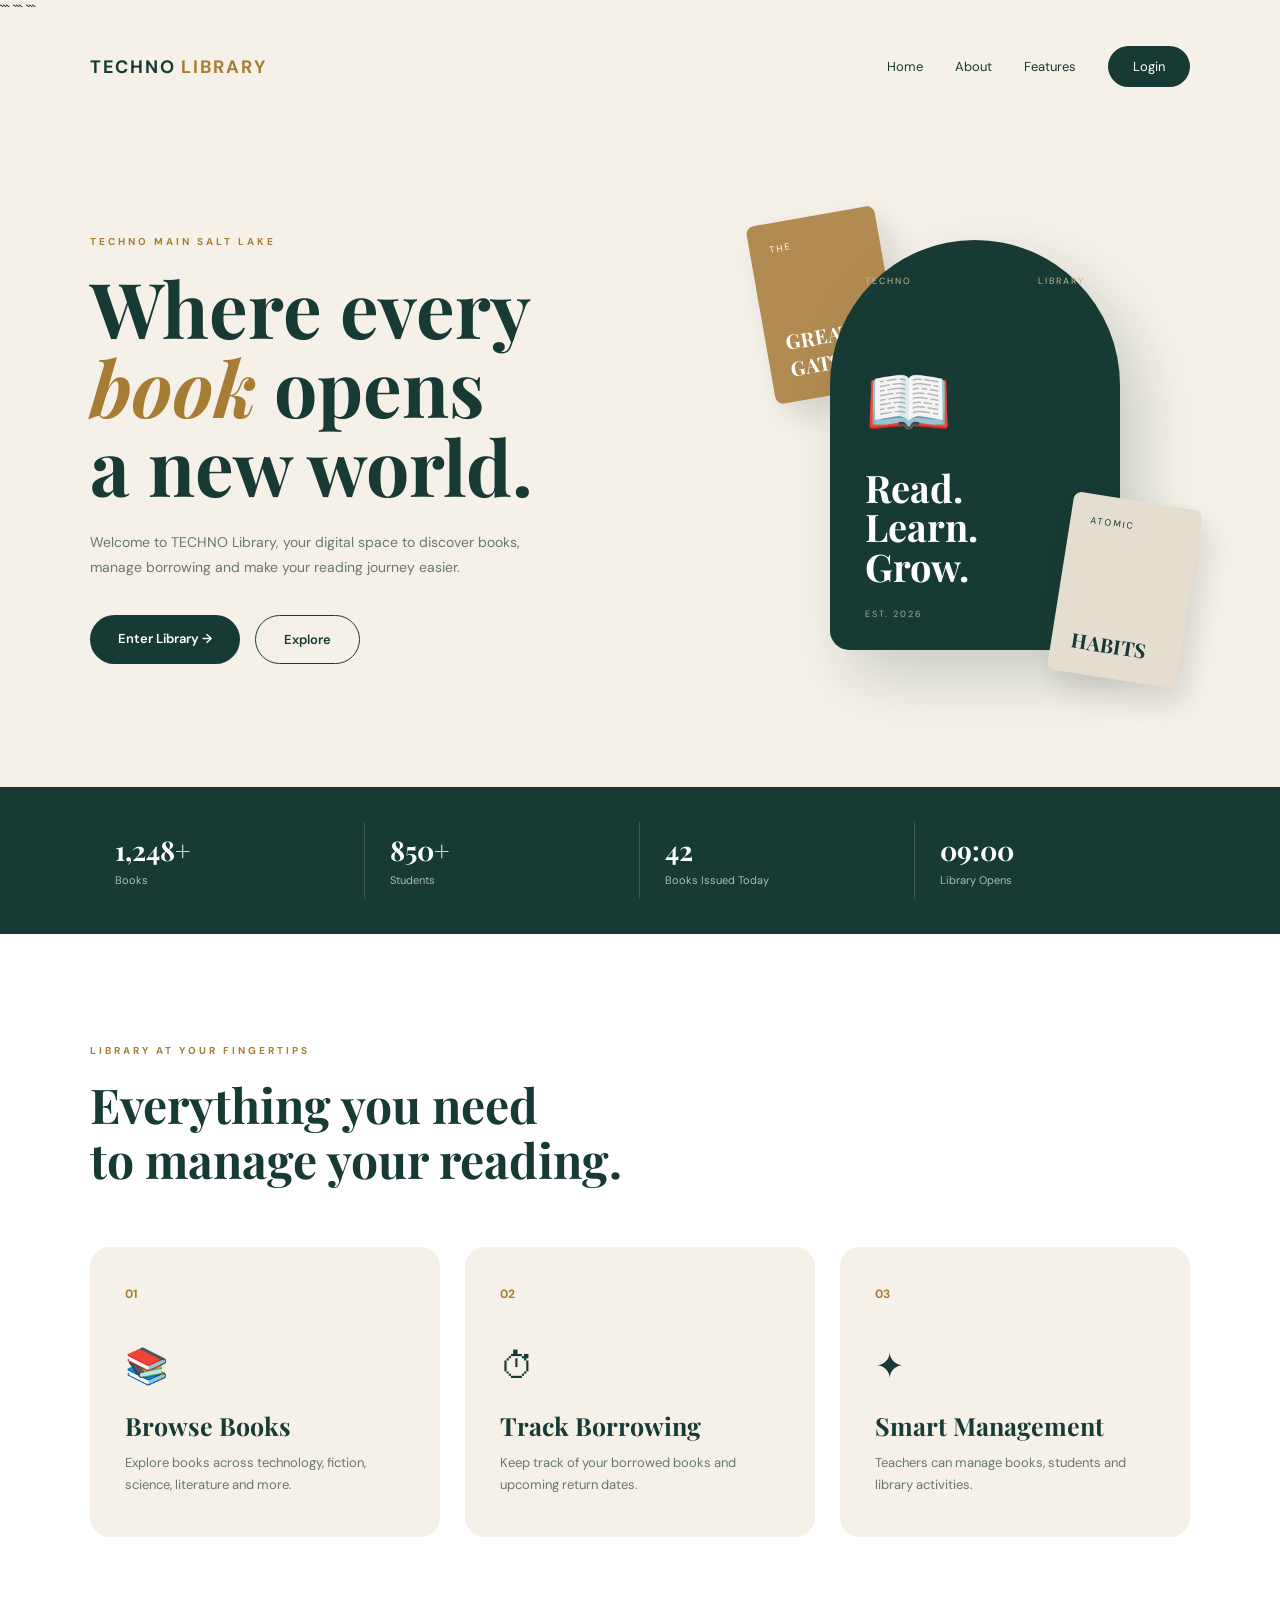
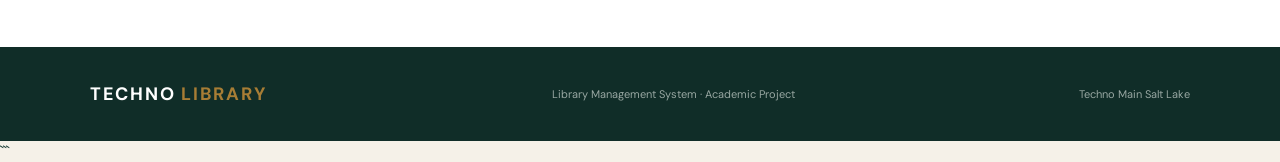
<file: index.html>
<!DOCTYPE html>

<html lang="en">

<head>
    <meta charset="UTF-8">
    <meta name="viewport" content="width=device-width, initial-scale=1.0">

```
<title>TECHNO Library | Library Management System</title>

<link rel="stylesheet" href="css/style.css">
```

</head>

<body>

```
<!-- NAVIGATION -->

<nav class="navbar">

    <div class="logo">
        TECHNO<span>LIBRARY</span>
    </div>

    <div class="nav-links">
        <a href="index.html">Home</a>
        <a href="about.html">About</a>
        <a href="#features">Features</a>
        <a href="login.html" class="login-btn">Login</a>
    </div>

</nav>


<!-- HERO SECTION -->

<section class="hero">

    <div class="hero-content">

        <p class="eyebrow">
            TECHNO MAIN SALT LAKE
        </p>

        <h1>
            Where every<br>
            <span>book</span> opens<br>
            a new world.
        </h1>

        <p class="hero-description">
            Welcome to TECHNO Library, your digital space
            to discover books, manage borrowing and
            make your reading journey easier.
        </p>

        <div class="hero-buttons">

            <a href="login.html" class="primary-btn">
                Enter Library →
            </a>

            <a href="#features" class="outline-btn">
                Explore
            </a>

        </div>

    </div>


    <!-- HERO VISUAL -->

    <div class="hero-visual">

        <div class="floating-book book-one">
            <span>THE</span>
            <strong>GREAT<br>GATSBY</strong>
        </div>

        <div class="library-card">

            <div class="card-top">
                <span>TECHNO</span>
                <span>LIBRARY</span>
            </div>

            <div class="card-icon">
                📖
            </div>

            <h2>
                Read.<br>
                Learn.<br>
                Grow.
            </h2>

            <div class="card-bottom">
                <span>EST. 2026</span>
                <span>TM</span>
            </div>

        </div>

        <div class="floating-book book-two">
            <span>ATOMIC</span>
            <strong>HABITS</strong>
        </div>

    </div>

</section>


<!-- STATS -->

<section class="stats">

    <div class="stat">
        <strong>1,248+</strong>
        <span>Books</span>
    </div>

    <div class="stat">
        <strong>850+</strong>
        <span>Students</span>
    </div>

    <div class="stat">
        <strong>42</strong>
        <span>Books Issued Today</span>
    </div>

    <div class="stat">
        <strong>09:00</strong>
        <span>Library Opens</span>
    </div>

</section>


<!-- FEATURES -->

<section class="features" id="features">

    <div class="section-heading">

        <p class="eyebrow">LIBRARY AT YOUR FINGERTIPS</p>

        <h2>
            Everything you need<br>
            to manage your reading.
        </h2>

    </div>


    <div class="feature-grid">

        <div class="feature-card">

            <span class="feature-number">01</span>

            <div class="feature-icon">📚</div>

            <h3>Browse Books</h3>

            <p>
                Explore books across technology,
                fiction, science, literature and more.
            </p>

        </div>


        <div class="feature-card">

            <span class="feature-number">02</span>

            <div class="feature-icon">⏱</div>

            <h3>Track Borrowing</h3>

            <p>
                Keep track of your borrowed books
                and upcoming return dates.
            </p>

        </div>


        <div class="feature-card">

            <span class="feature-number">03</span>

            <div class="feature-icon">✦</div>

            <h3>Smart Management</h3>

            <p>
                Teachers can manage books,
                students and library activities.
            </p>

        </div>

    </div>

</section>


<!-- FOOTER -->

<footer>

    <div class="logo">
        TECHNO<span>LIBRARY</span>
    </div>

    <p>
        Library Management System · Academic Project
    </p>

    <p>
        Techno Main Salt Lake
    </p>

</footer>
```

</body>

</html>
</file>
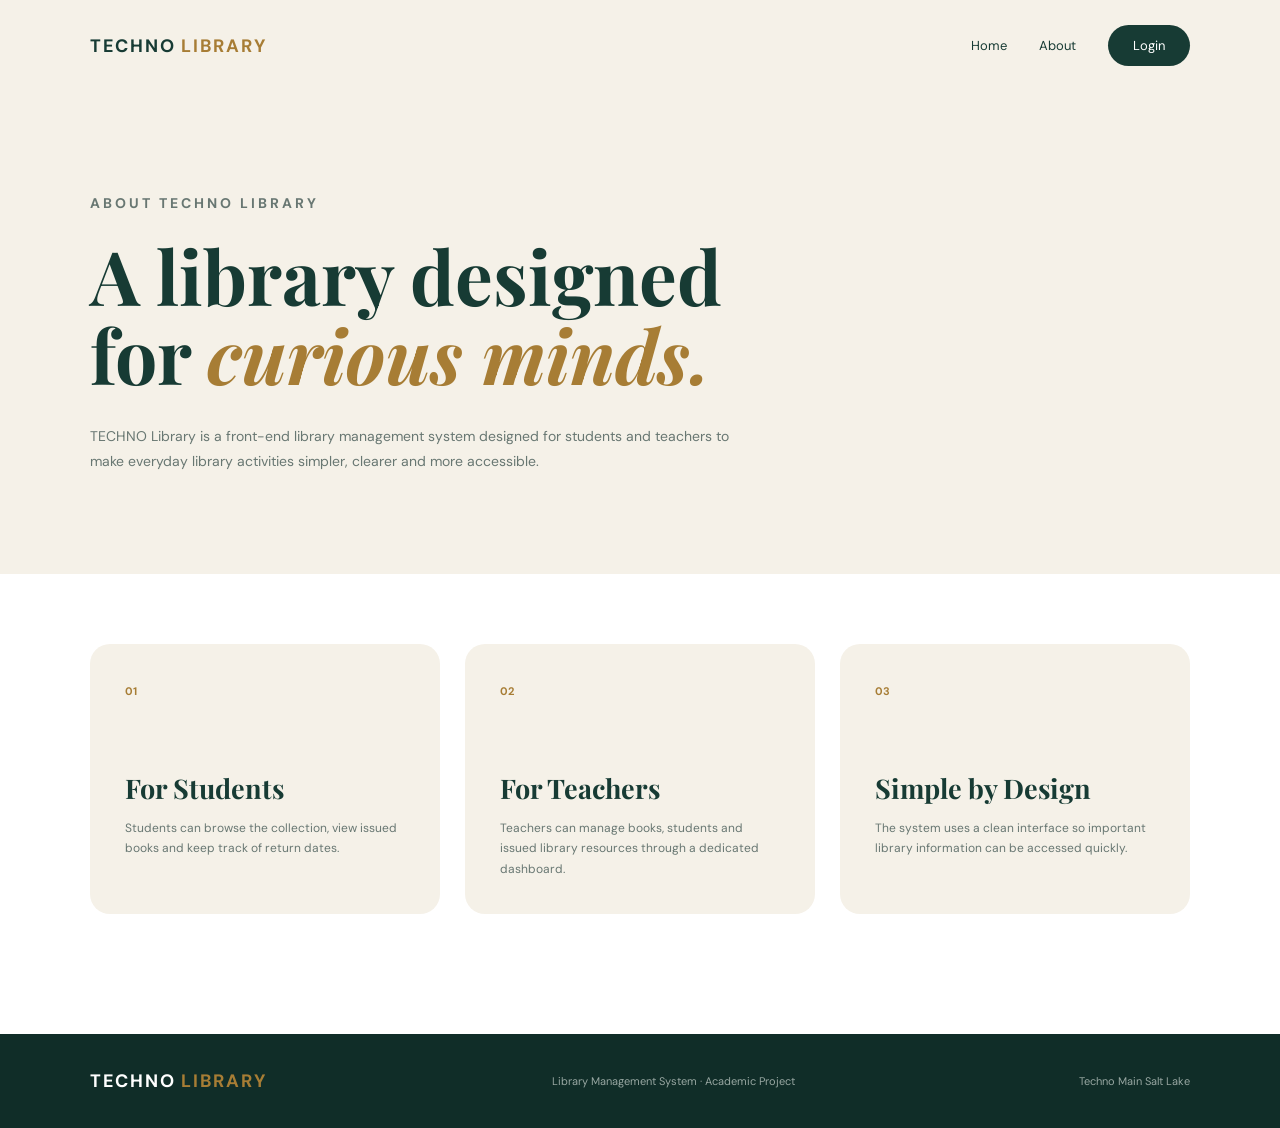
<file: about.html>
<!DOCTYPE html>

<html lang="en">

<head>

<meta charset="UTF-8">

<meta name="viewport"
      content="width=device-width, initial-scale=1.0">

<title>About | TECHNO Library</title>

<link rel="stylesheet" href="css/style.css">


</head>

<body>

<nav class="navbar">


<div class="logo">
    TECHNO<span>LIBRARY</span>
</div>

<div class="nav-links">

    <a href="index.html">Home</a>

    <a href="about.html">About</a>

    <a href="login.html" class="login-btn">
        Login
    </a>

</div>


</nav>

<section class="about-hero">


<p class="eyebrow">
    ABOUT TECHNO LIBRARY
</p>

<h1>
    A library designed<br>
    for <em>curious minds.</em>
</h1>

<p>
    TECHNO Library is a front-end library management
    system designed for students and teachers to
    make everyday library activities simpler,
    clearer and more accessible.
</p>


</section>

<section class="about-grid">

<div class="about-card">

    <span>01</span>

    <h2>For Students</h2>

    <p>
        Students can browse the collection,
        view issued books and keep track
        of return dates.
    </p>

</div>


<div class="about-card">

    <span>02</span>

    <h2>For Teachers</h2>

    <p>
        Teachers can manage books, students
        and issued library resources through
        a dedicated dashboard.
    </p>

</div>


<div class="about-card">

    <span>03</span>

    <h2>Simple by Design</h2>

    <p>
        The system uses a clean interface
        so important library information
        can be accessed quickly.
    </p>

</div>


</section>

<footer>


<div class="logo">
    TECHNO<span>LIBRARY</span>
</div>

<p>
    Library Management System · Academic Project
</p>

<p>
    Techno Main Salt Lake
</p>


</footer>

</body>

</html>
</file>
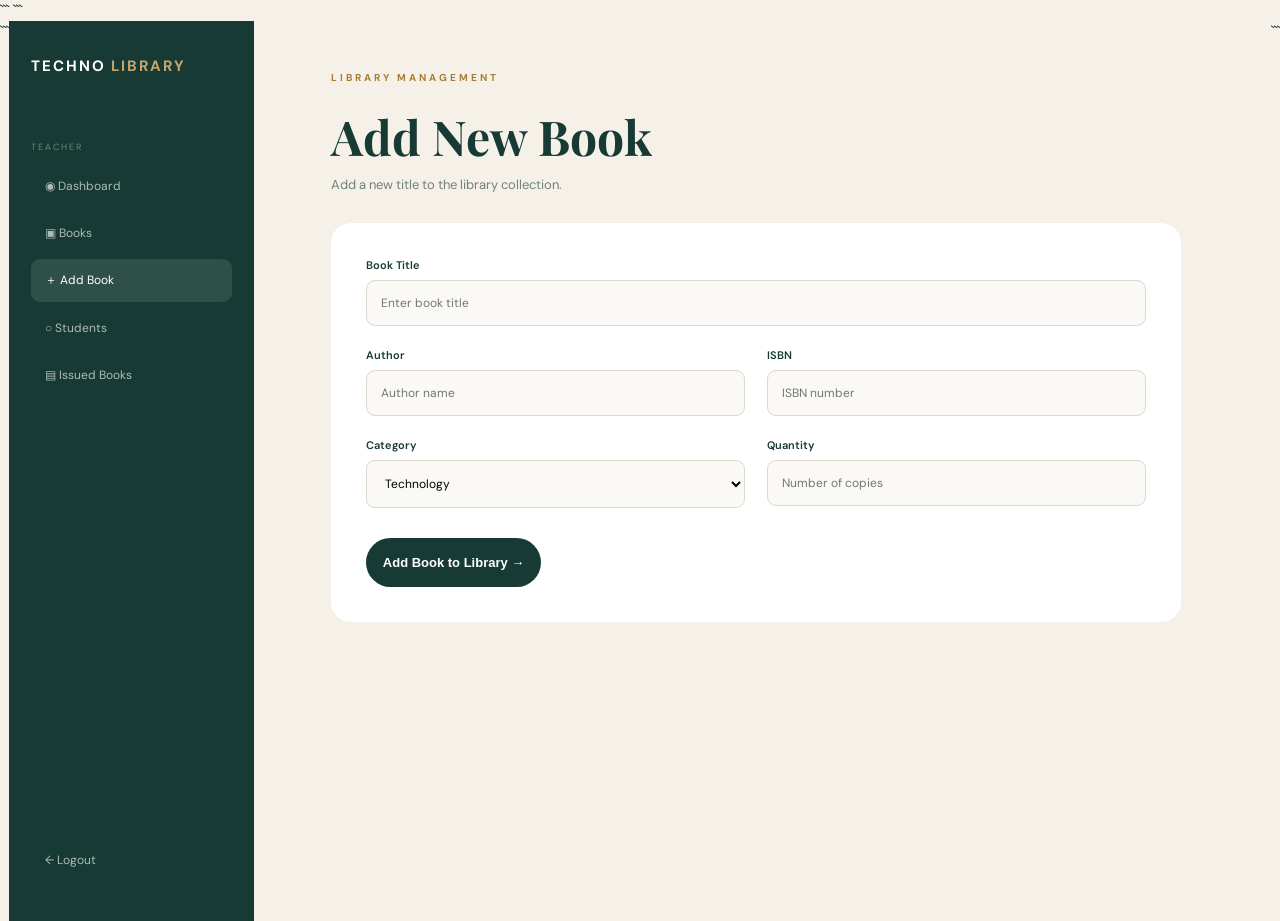
<file: add-book.html>
<!DOCTYPE html>

<html lang="en">

<head>

```
<meta charset="UTF-8">

<meta name="viewport"
      content="width=device-width, initial-scale=1.0">

<title>Add Book | TECHNO Library</title>

<link rel="stylesheet" href="css/style.css">
```

</head>

<body>

<div class="dashboard">

```
<aside class="sidebar">

    <div class="side-logo">
        TECHNO<span>LIBRARY</span>
    </div>

    <p class="side-label">TEACHER</p>

    <a href="teacher-dashboard.html" class="side-link">
        ◉ Dashboard
    </a>

    <a href="teacher-books.html" class="side-link">
        ▣ Books
    </a>

    <a href="add-book.html" class="side-link active">
        ＋ Add Book
    </a>

    <a href="students.html" class="side-link">
        ○ Students
    </a>

    <a href="teacher-issued.html" class="side-link">
        ▤ Issued Books
    </a>

    <div class="sidebar-bottom">

        <a href="index.html" class="side-link">
            ← Logout
        </a>

    </div>

</aside>


<main class="dashboard-main">

    <div class="page-heading">

        <p class="eyebrow">
            LIBRARY MANAGEMENT
        </p>

        <h1>Add New Book</h1>

        <p>
            Add a new title to the library collection.
        </p>

    </div>


    <form class="book-form" action="teacher-books.html">

        <div class="form-grid">

            <div class="form-field full">

                <label>Book Title</label>

                <input
                    type="text"
                    placeholder="Enter book title"
                    required
                >

            </div>


            <div class="form-field">

                <label>Author</label>

                <input
                    type="text"
                    placeholder="Author name"
                    required
                >

            </div>


            <div class="form-field">

                <label>ISBN</label>

                <input
                    type="text"
                    placeholder="ISBN number"
                    required
                >

            </div>


            <div class="form-field">

                <label>Category</label>

                <select>

                    <option>Technology</option>
                    <option>Fiction</option>
                    <option>Science</option>
                    <option>History</option>
                    <option>Self Help</option>

                </select>

            </div>


            <div class="form-field">

                <label>Quantity</label>

                <input
                    type="number"
                    placeholder="Number of copies"
                >

            </div>

        </div>


        <button type="submit" class="form-btn light-btn">
            Add Book to Library →
        </button>

    </form>

</main>
```

</div>

</body>

</html>
</file>
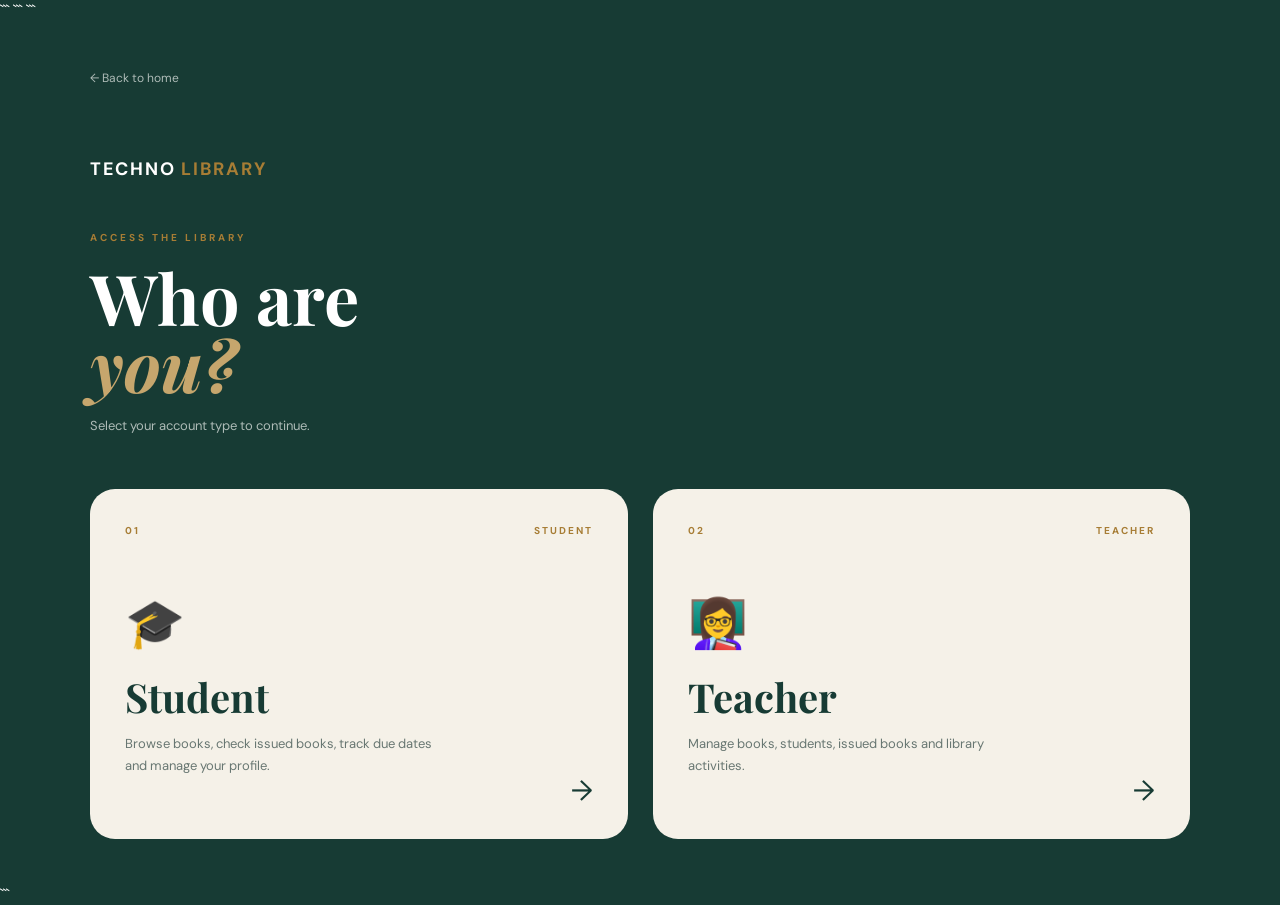
<file: login.html>
<!DOCTYPE html>

<html lang="en">

<head>

```
<meta charset="UTF-8">
<meta name="viewport" content="width=device-width, initial-scale=1.0">

<title>Login | TECHNO Library</title>

<link rel="stylesheet" href="css/style.css">
```

</head>

<body class="role-page">

```
<div class="role-container">


    <a href="index.html" class="back-link">
        ← Back to home
    </a>


    <div class="role-header">

        <div class="logo">
            TECHNO<span>LIBRARY</span>
        </div>

        <p class="eyebrow">
            ACCESS THE LIBRARY
        </p>

        <h1>
            Who are<br>
            <em>you?</em>
        </h1>

        <p>
            Select your account type to continue.
        </p>

    </div>


    <div class="role-grid">


        <!-- STUDENT -->

        <a href="student-login.html" class="role-card">

            <div class="role-top">
                <span>01</span>
                <span>STUDENT</span>
            </div>

            <div class="role-icon">
                🎓
            </div>

            <h2>Student</h2>

            <p>
                Browse books, check issued books,
                track due dates and manage your profile.
            </p>

            <span class="role-arrow">
                →
            </span>

        </a>


        <!-- TEACHER -->

        <a href="teacher-login.html" class="role-card">

            <div class="role-top">
                <span>02</span>
                <span>TEACHER</span>
            </div>

            <div class="role-icon">
                👩‍🏫
            </div>

            <h2>Teacher</h2>

            <p>
                Manage books, students, issued books
                and library activities.
            </p>

            <span class="role-arrow">
                →
            </span>

        </a>


    </div>


</div>
```

</body>

</html>
</file>
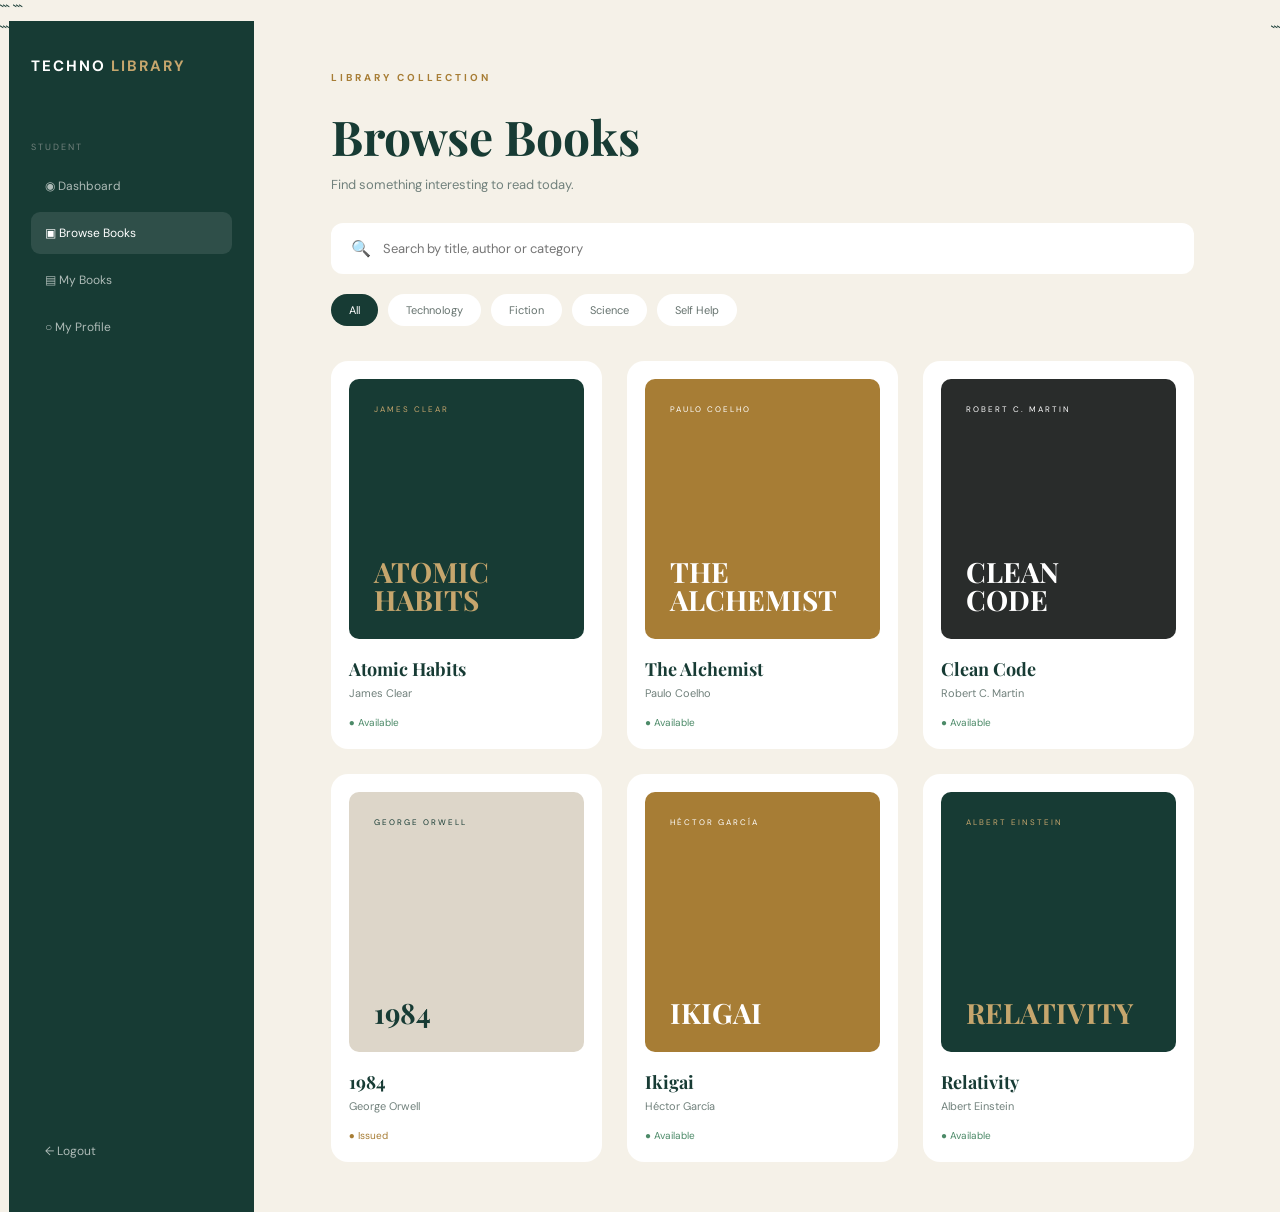
<file: student-books.html>
<!DOCTYPE html>

<html lang="en">

<head>

```
<meta charset="UTF-8">
<meta name="viewport" content="width=device-width, initial-scale=1.0">

<title>Browse Books | TECHNO Library</title>

<link rel="stylesheet" href="css/style.css">
```

</head>

<body>

<div class="dashboard">

```
<aside class="sidebar">

    <div class="side-logo">
        TECHNO<span>LIBRARY</span>
    </div>

    <p class="side-label">STUDENT</p>

    <a href="student-dashboard.html" class="side-link">
        ◉ Dashboard
    </a>

    <a href="student-books.html" class="side-link active">
        ▣ Browse Books
    </a>

    <a href="student-issued.html" class="side-link">
        ▤ My Books
    </a>

    <a href="student-profile.html" class="side-link">
        ○ My Profile
    </a>

    <div class="sidebar-bottom">
        <a href="index.html" class="side-link">
            ← Logout
        </a>
    </div>

</aside>


<main class="dashboard-main">

    <div class="page-heading">

        <p class="eyebrow">LIBRARY COLLECTION</p>

        <h1>Browse Books</h1>

        <p>
            Find something interesting to read today.
        </p>

    </div>


    <div class="search-box">
        🔍
        <input type="text" placeholder="Search by title, author or category">
    </div>


    <div class="category-list">

        <span class="category active-category">All</span>
        <span class="category">Technology</span>
        <span class="category">Fiction</span>
        <span class="category">Science</span>
        <span class="category">Self Help</span>

    </div>


    <div class="books-grid">


        <div class="book-card">

            <div class="book-large cover-green">
                <small>JAMES CLEAR</small>
                <strong>ATOMIC<br>HABITS</strong>
            </div>

            <h3>Atomic Habits</h3>
            <p>James Clear</p>
            <span class="available">● Available</span>

        </div>


        <div class="book-card">

            <div class="book-large cover-gold">
                <small>PAULO COELHO</small>
                <strong>THE<br>ALCHEMIST</strong>
            </div>

            <h3>The Alchemist</h3>
            <p>Paulo Coelho</p>
            <span class="available">● Available</span>

        </div>


        <div class="book-card">

            <div class="book-large cover-dark">
                <small>ROBERT C. MARTIN</small>
                <strong>CLEAN<br>CODE</strong>
            </div>

            <h3>Clean Code</h3>
            <p>Robert C. Martin</p>
            <span class="available">● Available</span>

        </div>


        <div class="book-card">

            <div class="book-large cover-cream">
                <small>GEORGE ORWELL</small>
                <strong>1984</strong>
            </div>

            <h3>1984</h3>
            <p>George Orwell</p>
            <span class="not-available">● Issued</span>

        </div>


        <div class="book-card">

            <div class="book-large cover-gold">
                <small>HÉCTOR GARCÍA</small>
                <strong>IKIGAI</strong>
            </div>

            <h3>Ikigai</h3>
            <p>Héctor García</p>
            <span class="available">● Available</span>

        </div>


        <div class="book-card">

            <div class="book-large cover-green">
                <small>ALBERT EINSTEIN</small>
                <strong>RELATIVITY</strong>
            </div>

            <h3>Relativity</h3>
            <p>Albert Einstein</p>
            <span class="available">● Available</span>

        </div>


    </div>

</main>
```

</div>

</body>

</html>
</file>
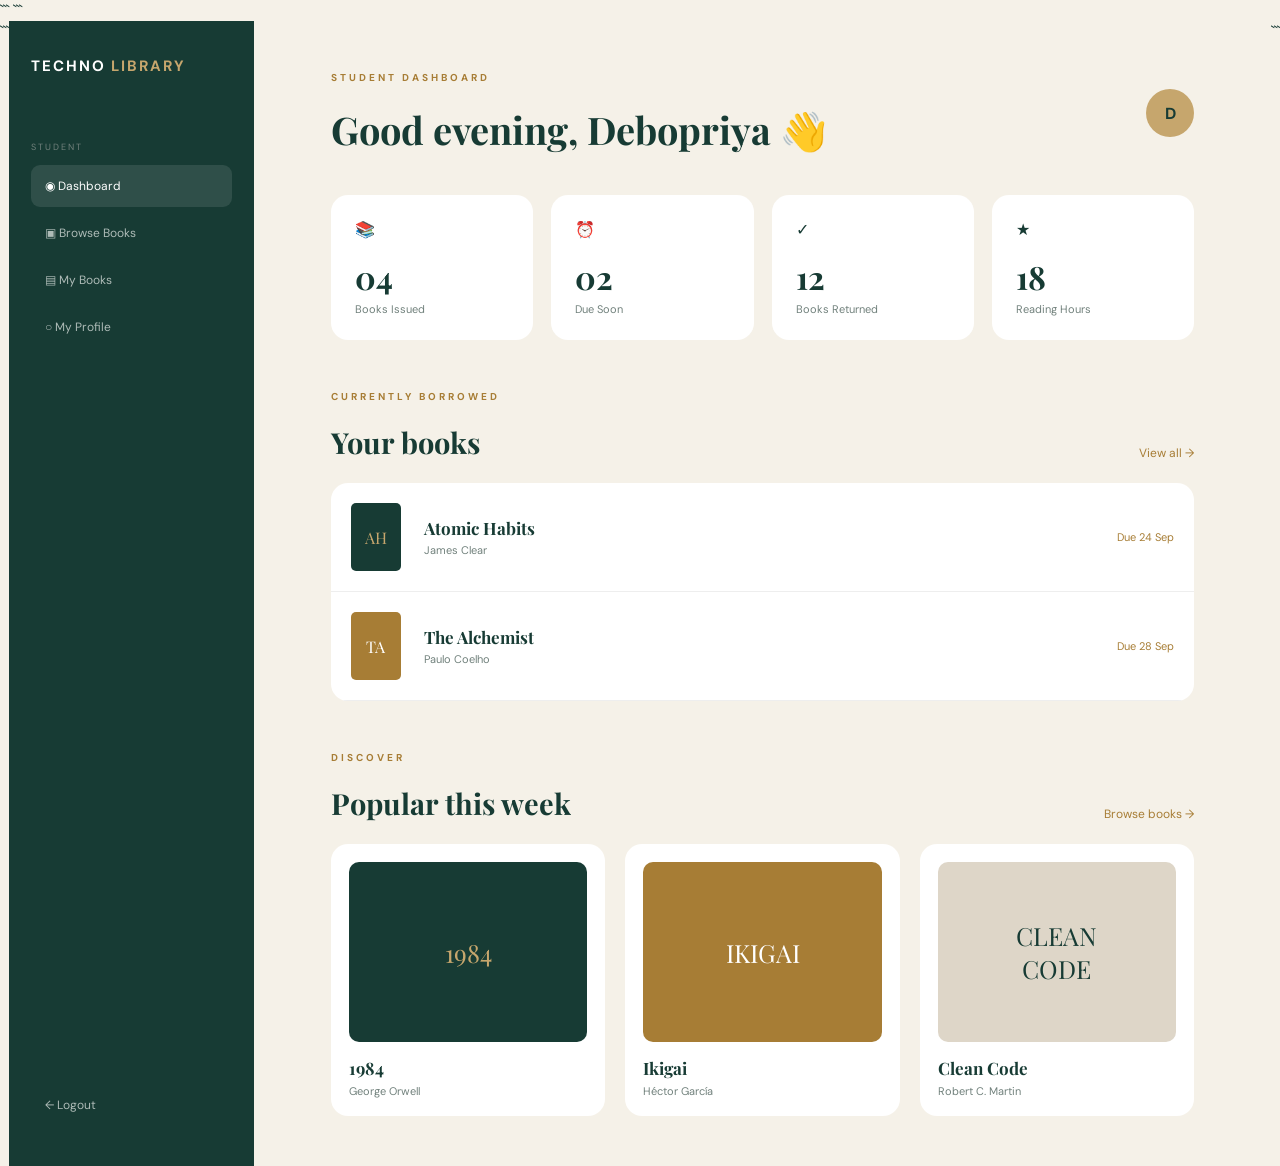
<file: student-dashboard.html>
<!DOCTYPE html>

<html lang="en">

<head>

```
<meta charset="UTF-8">
<meta name="viewport" content="width=device-width, initial-scale=1.0">

<title>Student Dashboard | TECHNO Library</title>

<link rel="stylesheet" href="css/style.css">
```

</head>

<body>

<div class="dashboard">

```
<aside class="sidebar">

    <div class="side-logo">
        TECHNO<span>LIBRARY</span>
    </div>

    <p class="side-label">STUDENT</p>

    <a href="student-dashboard.html" class="side-link active">
        ◉ Dashboard
    </a>

    <a href="student-books.html" class="side-link">
        ▣ Browse Books
    </a>

    <a href="student-issued.html" class="side-link">
        ▤ My Books
    </a>

    <a href="student-profile.html" class="side-link">
        ○ My Profile
    </a>

    <div class="sidebar-bottom">

        <a href="index.html" class="side-link">
            ← Logout
        </a>

    </div>

</aside>


<main class="dashboard-main">

    <header class="dashboard-header">

        <div>

            <p class="eyebrow">
                STUDENT DASHBOARD
            </p>

            <h1>
                Good evening, Debopriya 👋
            </h1>

        </div>

        <div class="user-avatar">
            D
        </div>

    </header>


    <div class="dashboard-stats">

        <div class="dashboard-stat">
            <span>📚</span>
            <strong>04</strong>
            <p>Books Issued</p>
        </div>

        <div class="dashboard-stat">
            <span>⏰</span>
            <strong>02</strong>
            <p>Due Soon</p>
        </div>

        <div class="dashboard-stat">
            <span>✓</span>
            <strong>12</strong>
            <p>Books Returned</p>
        </div>

        <div class="dashboard-stat">
            <span>★</span>
            <strong>18</strong>
            <p>Reading Hours</p>
        </div>

    </div>


    <section class="dashboard-section">

        <div class="dashboard-section-title">

            <div>

                <p class="eyebrow">
                    CURRENTLY BORROWED
                </p>

                <h2>Your books</h2>

            </div>

            <a href="student-issued.html">
                View all →
            </a>

        </div>


        <div class="issued-list">

            <div class="issued-row">

                <div class="small-book">
                    AH
                </div>

                <div>
                    <h3>Atomic Habits</h3>
                    <p>James Clear</p>
                </div>

                <span class="due">
                    Due 24 Sep
                </span>

            </div>


            <div class="issued-row">

                <div class="small-book gold">
                    TA
                </div>

                <div>
                    <h3>The Alchemist</h3>
                    <p>Paulo Coelho</p>
                </div>

                <span class="due">
                    Due 28 Sep
                </span>

            </div>

        </div>

    </section>


    <section class="dashboard-section">

        <div class="dashboard-section-title">

            <div>

                <p class="eyebrow">
                    DISCOVER
                </p>

                <h2>Popular this week</h2>

            </div>

            <a href="student-books.html">
                Browse books →
            </a>

        </div>


        <div class="popular-grid">

            <div class="popular-book">
                <div class="popular-cover">1984</div>
                <h3>1984</h3>
                <p>George Orwell</p>
            </div>

            <div class="popular-book">
                <div class="popular-cover gold">IKIGAI</div>
                <h3>Ikigai</h3>
                <p>Héctor García</p>
            </div>

            <div class="popular-book">
                <div class="popular-cover cream">CLEAN<br>CODE</div>
                <h3>Clean Code</h3>
                <p>Robert C. Martin</p>
            </div>

        </div>

    </section>

</main>
```

</div>

</body>
</html>
</file>
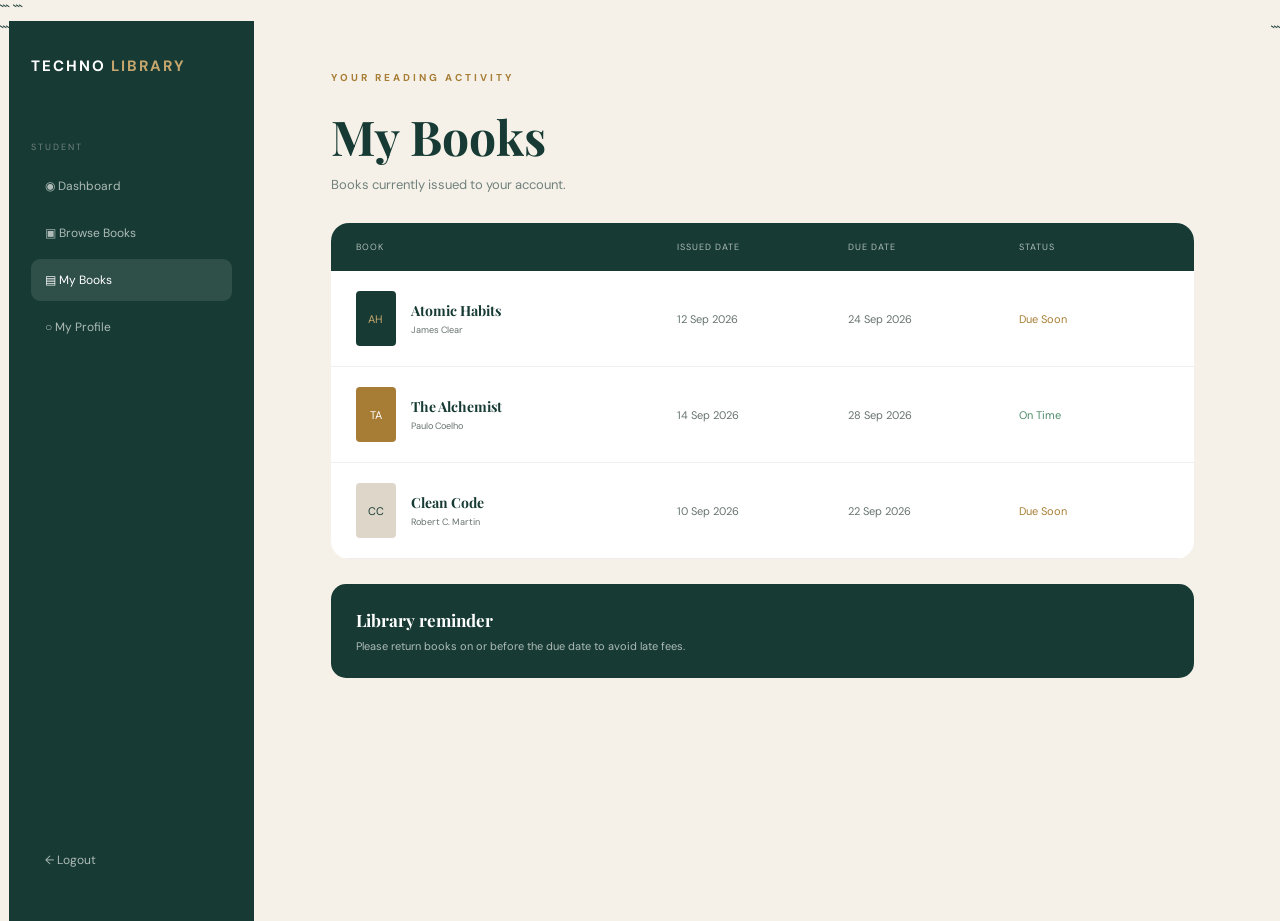
<file: student-issued.html>
<!DOCTYPE html>

<html lang="en">

<head>

```
<meta charset="UTF-8">

<meta name="viewport"
      content="width=device-width, initial-scale=1.0">

<title>My Books | TECHNO Library</title>

<link rel="stylesheet" href="css/style.css">
```

</head>

<body>

<div class="dashboard">

```
<aside class="sidebar">

    <div class="side-logo">
        TECHNO<span>LIBRARY</span>
    </div>

    <p class="side-label">STUDENT</p>

    <a href="student-dashboard.html" class="side-link">
        ◉ Dashboard
    </a>

    <a href="student-books.html" class="side-link">
        ▣ Browse Books
    </a>

    <a href="student-issued.html" class="side-link active">
        ▤ My Books
    </a>

    <a href="student-profile.html" class="side-link">
        ○ My Profile
    </a>

    <div class="sidebar-bottom">

        <a href="index.html" class="side-link">
            ← Logout
        </a>

    </div>

</aside>


<main class="dashboard-main">

    <div class="page-heading">

        <p class="eyebrow">YOUR READING ACTIVITY</p>

        <h1>My Books</h1>

        <p>
            Books currently issued to your account.
        </p>

    </div>


    <div class="library-table">

        <div class="table-head">

            <span>BOOK</span>
            <span>ISSUED DATE</span>
            <span>DUE DATE</span>
            <span>STATUS</span>

        </div>


        <div class="table-row">

            <div class="table-book">
                <div class="tiny-cover">AH</div>

                <div>
                    <strong>Atomic Habits</strong>
                    <small>James Clear</small>
                </div>
            </div>

            <span>12 Sep 2026</span>

            <span>24 Sep 2026</span>

            <span class="status-due">
                Due Soon
            </span>

        </div>


        <div class="table-row">

            <div class="table-book">

                <div class="tiny-cover gold">
                    TA
                </div>

                <div>
                    <strong>The Alchemist</strong>
                    <small>Paulo Coelho</small>
                </div>

            </div>

            <span>14 Sep 2026</span>

            <span>28 Sep 2026</span>

            <span class="status-safe">
                On Time
            </span>

        </div>


        <div class="table-row">

            <div class="table-book">

                <div class="tiny-cover cream">
                    CC
                </div>

                <div>
                    <strong>Clean Code</strong>
                    <small>Robert C. Martin</small>
                </div>

            </div>

            <span>10 Sep 2026</span>

            <span>22 Sep 2026</span>

            <span class="status-due">
                Due Soon
            </span>

        </div>

    </div>


    <div class="notice-box">

        <strong>Library reminder</strong>

        <p>
            Please return books on or before the due date
            to avoid late fees.
        </p>

    </div>

</main>
```

</div>

</body>

</html>
</file>
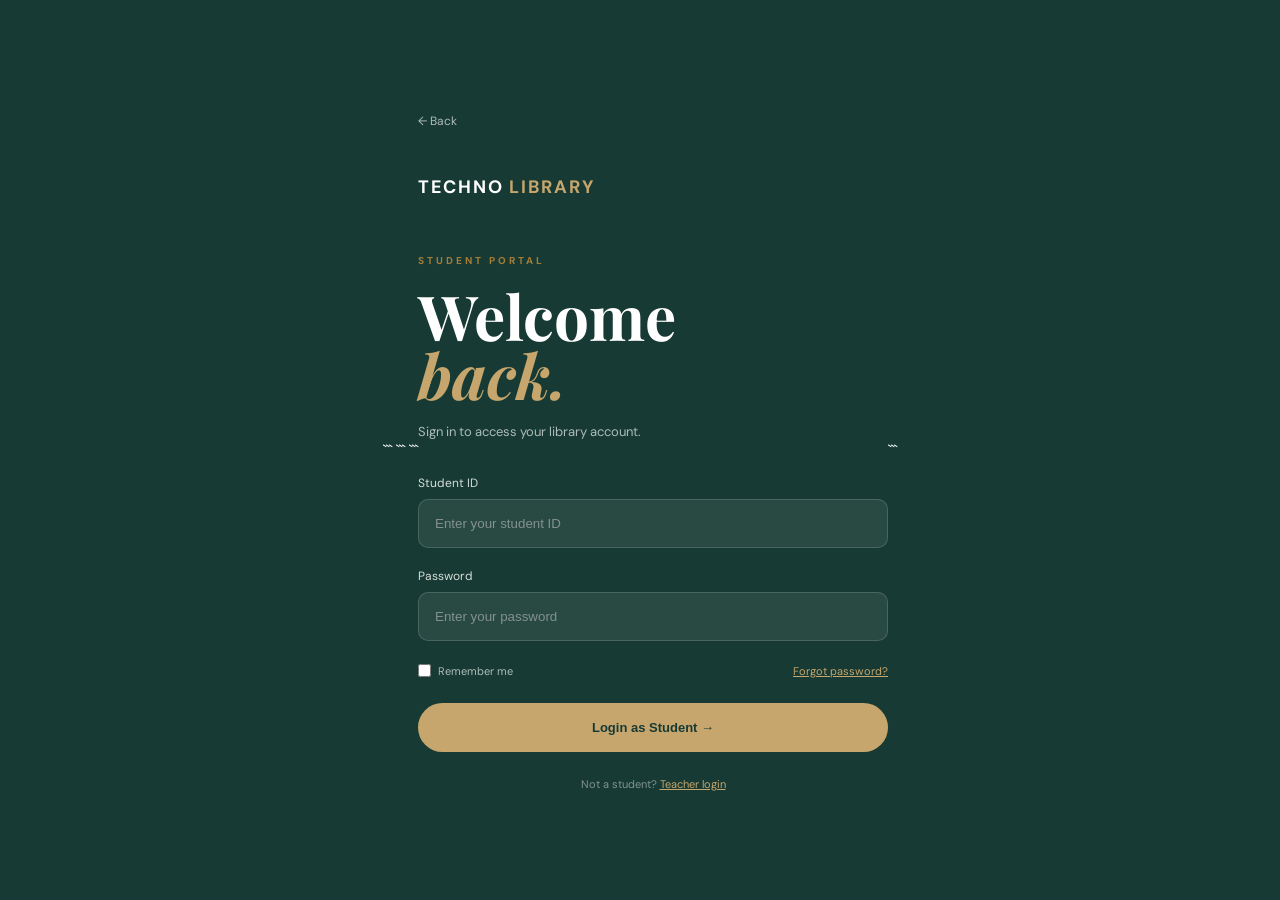
<file: student-login.html>
<!DOCTYPE html>

<html lang="en">

<head>

```
<meta charset="UTF-8">
<meta name="viewport" content="width=device-width, initial-scale=1.0">

<title>Student Login | TECHNO Library</title>

<link rel="stylesheet" href="css/style.css">
```

</head>

<body class="auth-page">

```
<div class="auth-box">

    <a href="login.html" class="back-link">
        ← Back
    </a>

    <div class="auth-logo">
        TECHNO<span>LIBRARY</span>
    </div>

    <div class="auth-heading">

        <p class="eyebrow">STUDENT PORTAL</p>

        <h1>
            Welcome<br>
            <em>back.</em>
        </h1>

        <p>
            Sign in to access your library account.
        </p>

    </div>


    <form action="student-dashboard.html">

        <label>Student ID</label>

        <input
            type="text"
            placeholder="Enter your student ID"
            required
        >


        <label>Password</label>

        <input
            type="password"
            placeholder="Enter your password"
            required
        >


        <div class="form-options">

            <label class="remember">
                <input type="checkbox">
                Remember me
            </label>

            <a href="#">Forgot password?</a>

        </div>


        <button type="submit" class="form-btn">
            Login as Student →
        </button>

    </form>


    <p class="auth-footer">
        Not a student?
        <a href="teacher-login.html">Teacher login</a>
    </p>

</div>
```

</body>

</html>
</file>
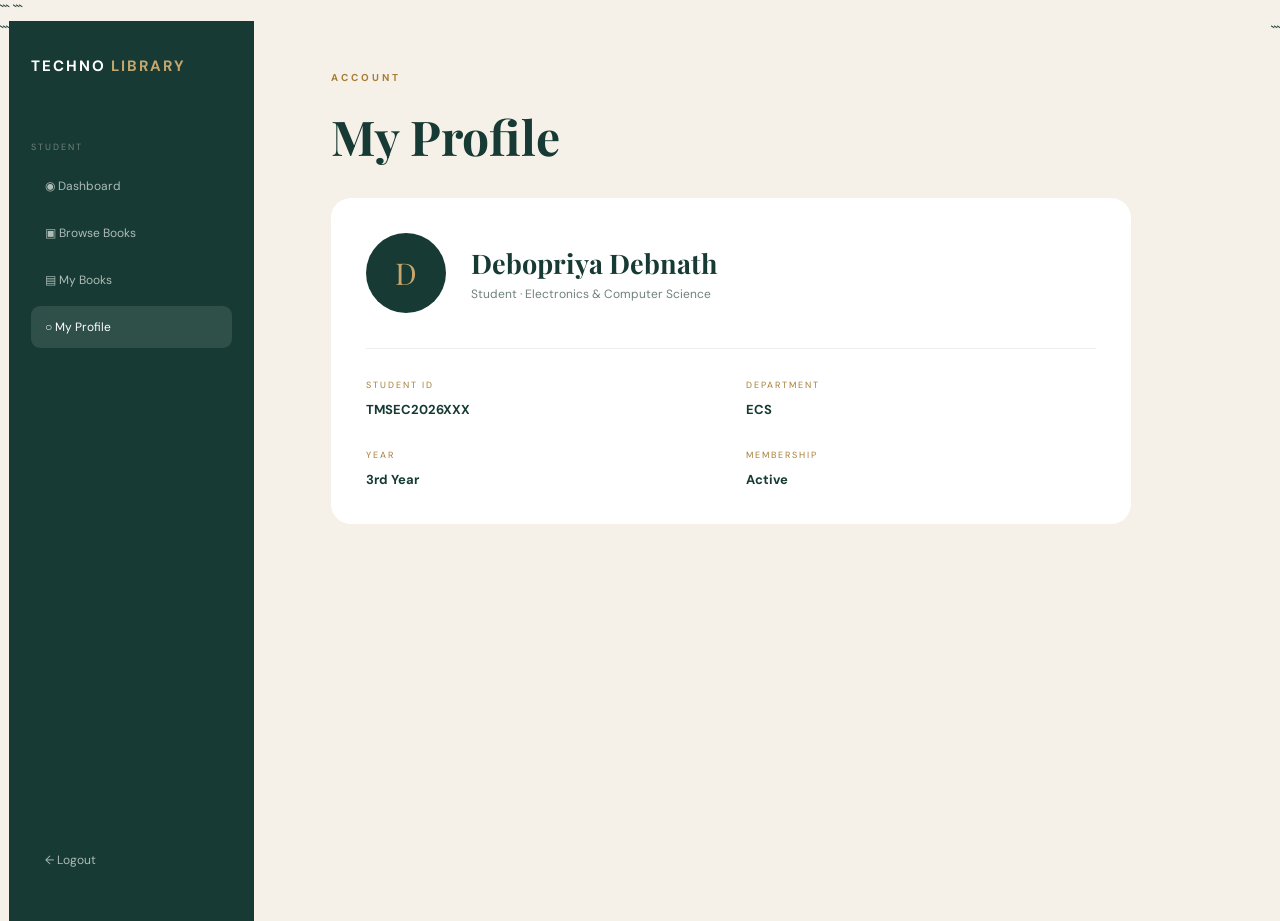
<file: student-profile.html>
<!DOCTYPE html>

<html lang="en">

<head>

```
<meta charset="UTF-8">

<meta name="viewport"
      content="width=device-width, initial-scale=1.0">

<title>Profile | TECHNO Library</title>

<link rel="stylesheet" href="css/style.css">
```

</head>

<body>

<div class="dashboard">

```
<aside class="sidebar">

    <div class="side-logo">
        TECHNO<span>LIBRARY</span>
    </div>

    <p class="side-label">STUDENT</p>

    <a href="student-dashboard.html" class="side-link">
        ◉ Dashboard
    </a>

    <a href="student-books.html" class="side-link">
        ▣ Browse Books
    </a>

    <a href="student-issued.html" class="side-link">
        ▤ My Books
    </a>

    <a href="student-profile.html" class="side-link active">
        ○ My Profile
    </a>

    <div class="sidebar-bottom">

        <a href="index.html" class="side-link">
            ← Logout
        </a>

    </div>

</aside>


<main class="dashboard-main">

    <div class="page-heading">

        <p class="eyebrow">ACCOUNT</p>

        <h1>My Profile</h1>

    </div>


    <div class="profile-card">

        <div class="profile-top">

            <div class="profile-avatar">
                D
            </div>

            <div>

                <h2>Debopriya Debnath</h2>

                <p>
                    Student · Electronics & Computer Science
                </p>

            </div>

        </div>


        <div class="profile-details">

            <div>
                <span>STUDENT ID</span>
                <strong>TMSEC2026XXX</strong>
            </div>

            <div>
                <span>DEPARTMENT</span>
                <strong>ECS</strong>
            </div>

            <div>
                <span>YEAR</span>
                <strong>3rd Year</strong>
            </div>

            <div>
                <span>MEMBERSHIP</span>
                <strong>Active</strong>
            </div>

        </div>

    </div>

</main>
```

</div>

</body>

</html>
</file>
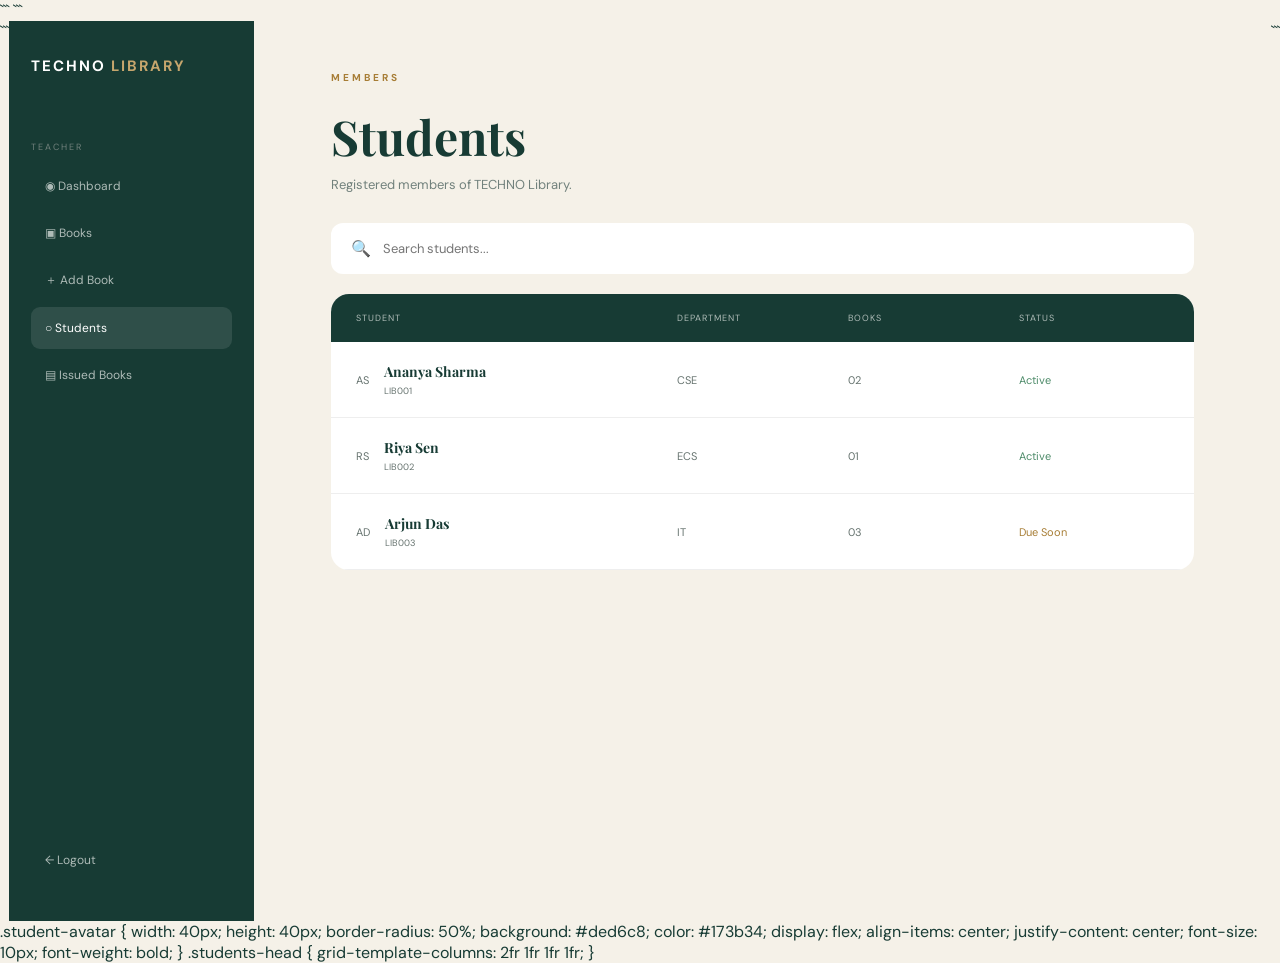
<file: students.html>
<!DOCTYPE html>

<html lang="en">

<head>

```
<meta charset="UTF-8">

<meta name="viewport"
      content="width=device-width, initial-scale=1.0">

<title>Students | TECHNO Library</title>

<link rel="stylesheet" href="css/style.css">
```

</head>

<body>

<div class="dashboard">

```
<aside class="sidebar">

    <div class="side-logo">
        TECHNO<span>LIBRARY</span>
    </div>

    <p class="side-label">TEACHER</p>

    <a href="teacher-dashboard.html" class="side-link">
        ◉ Dashboard
    </a>

    <a href="teacher-books.html" class="side-link">
        ▣ Books
    </a>

    <a href="add-book.html" class="side-link">
        ＋ Add Book
    </a>

    <a href="students.html" class="side-link active">
        ○ Students
    </a>

    <a href="teacher-issued.html" class="side-link">
        ▤ Issued Books
    </a>

    <div class="sidebar-bottom">

        <a href="index.html" class="side-link">
            ← Logout
        </a>

    </div>

</aside>


<main class="dashboard-main">

    <div class="page-heading">

        <p class="eyebrow">
            MEMBERS
        </p>

        <h1>Students</h1>

        <p>
            Registered members of TECHNO Library.
        </p>

    </div>


    <div class="search-box">

        🔍

        <input
            type="text"
            placeholder="Search students..."
        >

    </div>


    <div class="library-table">

        <div class="table-head students-head">

            <span>STUDENT</span>
            <span>DEPARTMENT</span>
            <span>BOOKS</span>
            <span>STATUS</span>

        </div>


        <div class="table-row">

            <div class="table-book">

                <div class="student-avatar">
                    AS
                </div>

                <div>
                    <strong>Ananya Sharma</strong>
                    <small>LIB001</small>
                </div>

            </div>

            <span>CSE</span>

            <span>02</span>

            <span class="status-safe">
                Active
            </span>

        </div>


        <div class="table-row">

            <div class="table-book">

                <div class="student-avatar">
                    RS
                </div>

                <div>
                    <strong>Riya Sen</strong>
                    <small>LIB002</small>
                </div>

            </div>

            <span>ECS</span>

            <span>01</span>

            <span class="status-safe">
                Active
            </span>

        </div>


        <div class="table-row">

            <div class="table-book">

                <div class="student-avatar">
                    AD
                </div>

                <div>
                    <strong>Arjun Das</strong>
                    <small>LIB003</small>
                </div>

            </div>

            <span>IT</span>

            <span>03</span>

            <span class="status-due">
                Due Soon
            </span>

        </div>

    </div>

</main>
```

</div>

</body>

</html>
.student-avatar {
width: 40px;
height: 40px;
border-radius: 50%;
background: #ded6c8;
color: #173b34;
display: flex;
align-items: center;
justify-content: center;
font-size: 10px;
font-weight: bold;
}

.students-head {
grid-template-columns: 2fr 1fr 1fr 1fr;
}
</file>
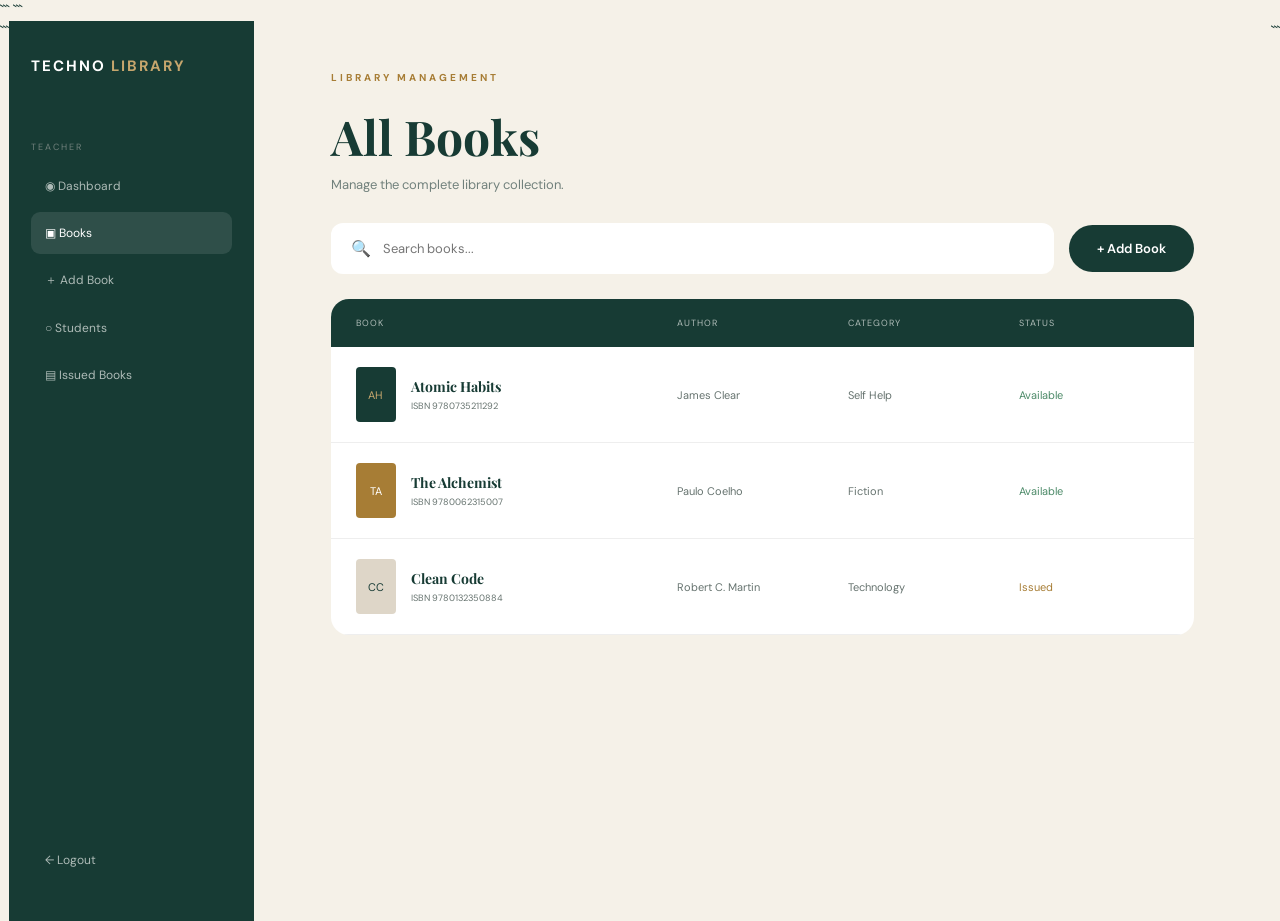
<file: teacher-books.html>
<!DOCTYPE html>

<html lang="en">

<head>

```
<meta charset="UTF-8">

<meta name="viewport"
      content="width=device-width, initial-scale=1.0">

<title>Manage Books | TECHNO Library</title>

<link rel="stylesheet" href="css/style.css">
```

</head>

<body>

<div class="dashboard">

```
<aside class="sidebar">

    <div class="side-logo">
        TECHNO<span>LIBRARY</span>
    </div>

    <p class="side-label">TEACHER</p>

    <a href="teacher-dashboard.html" class="side-link">
        ◉ Dashboard
    </a>

    <a href="teacher-books.html" class="side-link active">
        ▣ Books
    </a>

    <a href="add-book.html" class="side-link">
        ＋ Add Book
    </a>

    <a href="students.html" class="side-link">
        ○ Students
    </a>

    <a href="teacher-issued.html" class="side-link">
        ▤ Issued Books
    </a>

    <div class="sidebar-bottom">

        <a href="index.html" class="side-link">
            ← Logout
        </a>

    </div>

</aside>


<main class="dashboard-main">

    <div class="page-heading">

        <p class="eyebrow">
            LIBRARY MANAGEMENT
        </p>

        <h1>All Books</h1>

        <p>
            Manage the complete library collection.
        </p>

    </div>


    <div class="management-top">

        <div class="search-box">
            🔍
            <input
                type="text"
                placeholder="Search books..."
            >
        </div>

        <a href="add-book.html" class="primary-btn">
            + Add Book
        </a>

    </div>


    <div class="library-table">

        <div class="table-head book-table-head">

            <span>BOOK</span>
            <span>AUTHOR</span>
            <span>CATEGORY</span>
            <span>STATUS</span>

        </div>


        <div class="table-row">

            <div class="table-book">

                <div class="tiny-cover">
                    AH
                </div>

                <div>
                    <strong>Atomic Habits</strong>
                    <small>ISBN 9780735211292</small>
                </div>

            </div>

            <span>James Clear</span>

            <span>Self Help</span>

            <span class="status-safe">
                Available
            </span>

        </div>


        <div class="table-row">

            <div class="table-book">

                <div class="tiny-cover gold">
                    TA
                </div>

                <div>
                    <strong>The Alchemist</strong>
                    <small>ISBN 9780062315007</small>
                </div>

            </div>

            <span>Paulo Coelho</span>

            <span>Fiction</span>

            <span class="status-safe">
                Available
            </span>

        </div>


        <div class="table-row">

            <div class="table-book">

                <div class="tiny-cover cream">
                    CC
                </div>

                <div>
                    <strong>Clean Code</strong>
                    <small>ISBN 9780132350884</small>
                </div>

            </div>

            <span>Robert C. Martin</span>

            <span>Technology</span>

            <span class="status-due">
                Issued
            </span>

        </div>

    </div>

</main>
```

</div>

</body>

</html>
</file>
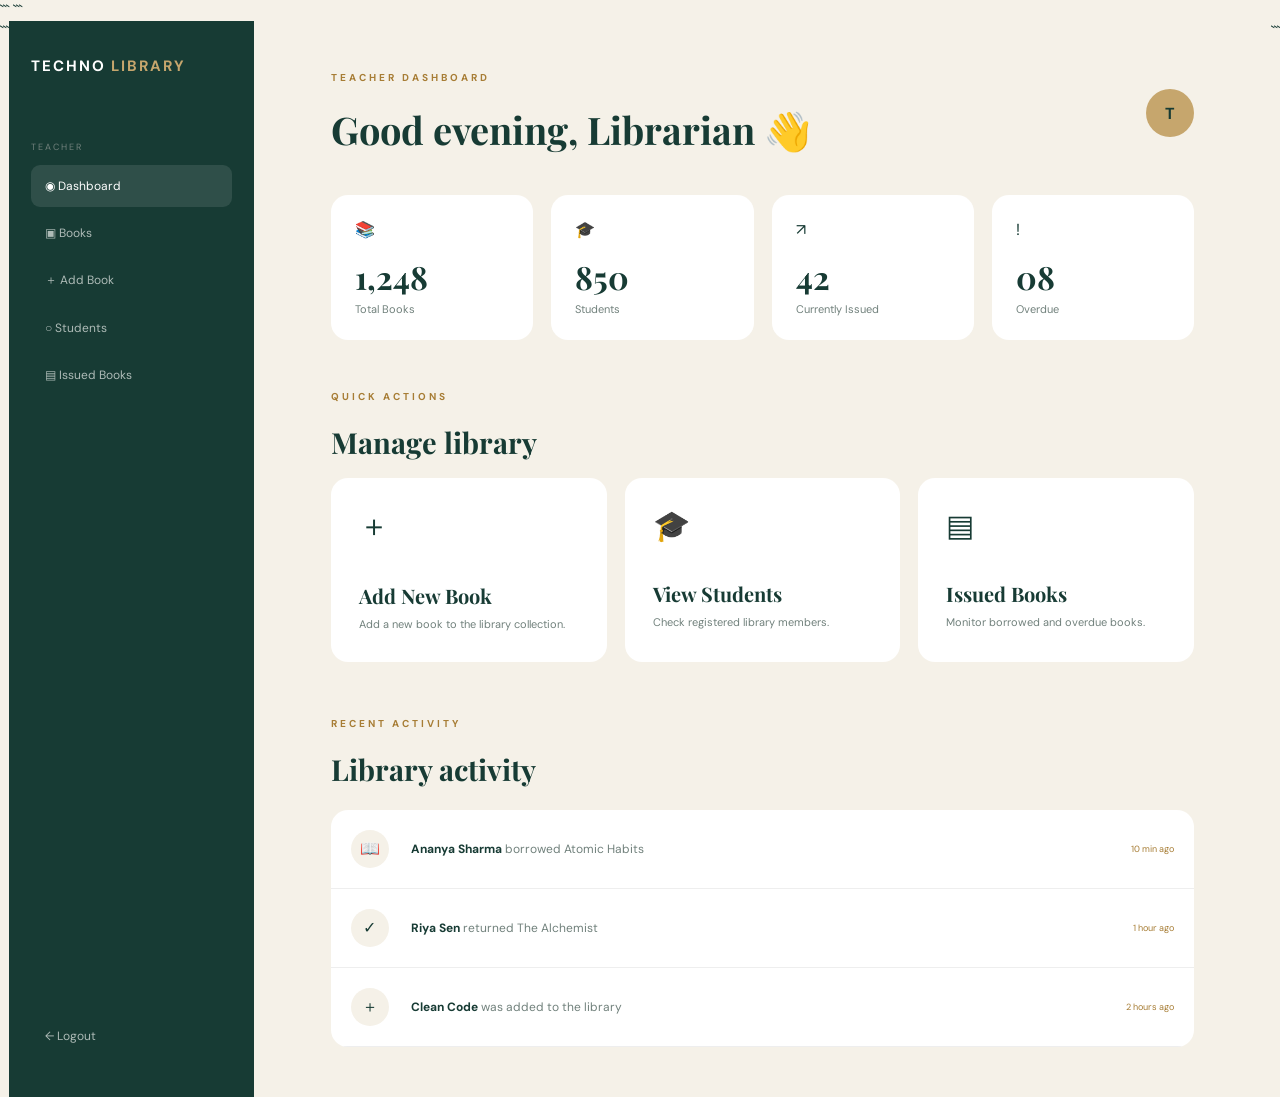
<file: teacher-dashboard.html>
<!DOCTYPE html>

<html lang="en">

<head>

```
<meta charset="UTF-8">

<meta name="viewport"
      content="width=device-width, initial-scale=1.0">

<title>Teacher Dashboard | TECHNO Library</title>

<link rel="stylesheet" href="css/style.css">
```

</head>

<body>

<div class="dashboard">

```
<aside class="sidebar">

    <div class="side-logo">
        TECHNO<span>LIBRARY</span>
    </div>

    <p class="side-label">TEACHER</p>

    <a href="teacher-dashboard.html" class="side-link active">
        ◉ Dashboard
    </a>

    <a href="teacher-books.html" class="side-link">
        ▣ Books
    </a>

    <a href="add-book.html" class="side-link">
        ＋ Add Book
    </a>

    <a href="students.html" class="side-link">
        ○ Students
    </a>

    <a href="teacher-issued.html" class="side-link">
        ▤ Issued Books
    </a>

    <div class="sidebar-bottom">

        <a href="index.html" class="side-link">
            ← Logout
        </a>

    </div>

</aside>


<main class="dashboard-main">

    <header class="dashboard-header">

        <div>

            <p class="eyebrow">
                TEACHER DASHBOARD
            </p>

            <h1>
                Good evening, Librarian 👋
            </h1>

        </div>

        <div class="user-avatar">
            T
        </div>

    </header>


    <div class="dashboard-stats">

        <div class="dashboard-stat">
            <span>📚</span>
            <strong>1,248</strong>
            <p>Total Books</p>
        </div>

        <div class="dashboard-stat">
            <span>🎓</span>
            <strong>850</strong>
            <p>Students</p>
        </div>

        <div class="dashboard-stat">
            <span>↗</span>
            <strong>42</strong>
            <p>Currently Issued</p>
        </div>

        <div class="dashboard-stat">
            <span>!</span>
            <strong>08</strong>
            <p>Overdue</p>
        </div>

    </div>


    <section class="dashboard-section">

        <div class="dashboard-section-title">

            <div>

                <p class="eyebrow">
                    QUICK ACTIONS
                </p>

                <h2>Manage library</h2>

            </div>

        </div>


        <div class="action-grid">

            <a href="add-book.html" class="action-card">
                <span>＋</span>
                <h3>Add New Book</h3>
                <p>Add a new book to the library collection.</p>
            </a>

            <a href="students.html" class="action-card">
                <span>🎓</span>
                <h3>View Students</h3>
                <p>Check registered library members.</p>
            </a>

            <a href="teacher-issued.html" class="action-card">
                <span>▤</span>
                <h3>Issued Books</h3>
                <p>Monitor borrowed and overdue books.</p>
            </a>

        </div>

    </section>


    <section class="dashboard-section">

        <div class="dashboard-section-title">

            <div>

                <p class="eyebrow">
                    RECENT ACTIVITY
                </p>

                <h2>Library activity</h2>

            </div>

        </div>


        <div class="activity-box">

            <div class="activity-row">
                <span>📖</span>
                <p>
                    <strong>Ananya Sharma</strong>
                    borrowed Atomic Habits
                </p>
                <small>10 min ago</small>
            </div>

            <div class="activity-row">
                <span>✓</span>
                <p>
                    <strong>Riya Sen</strong>
                    returned The Alchemist
                </p>
                <small>1 hour ago</small>
            </div>

            <div class="activity-row">
                <span>＋</span>
                <p>
                    <strong>Clean Code</strong>
                    was added to the library
                </p>
                <small>2 hours ago</small>
            </div>

        </div>

    </section>

</main>
```

</div>

</body>

</html>
</file>
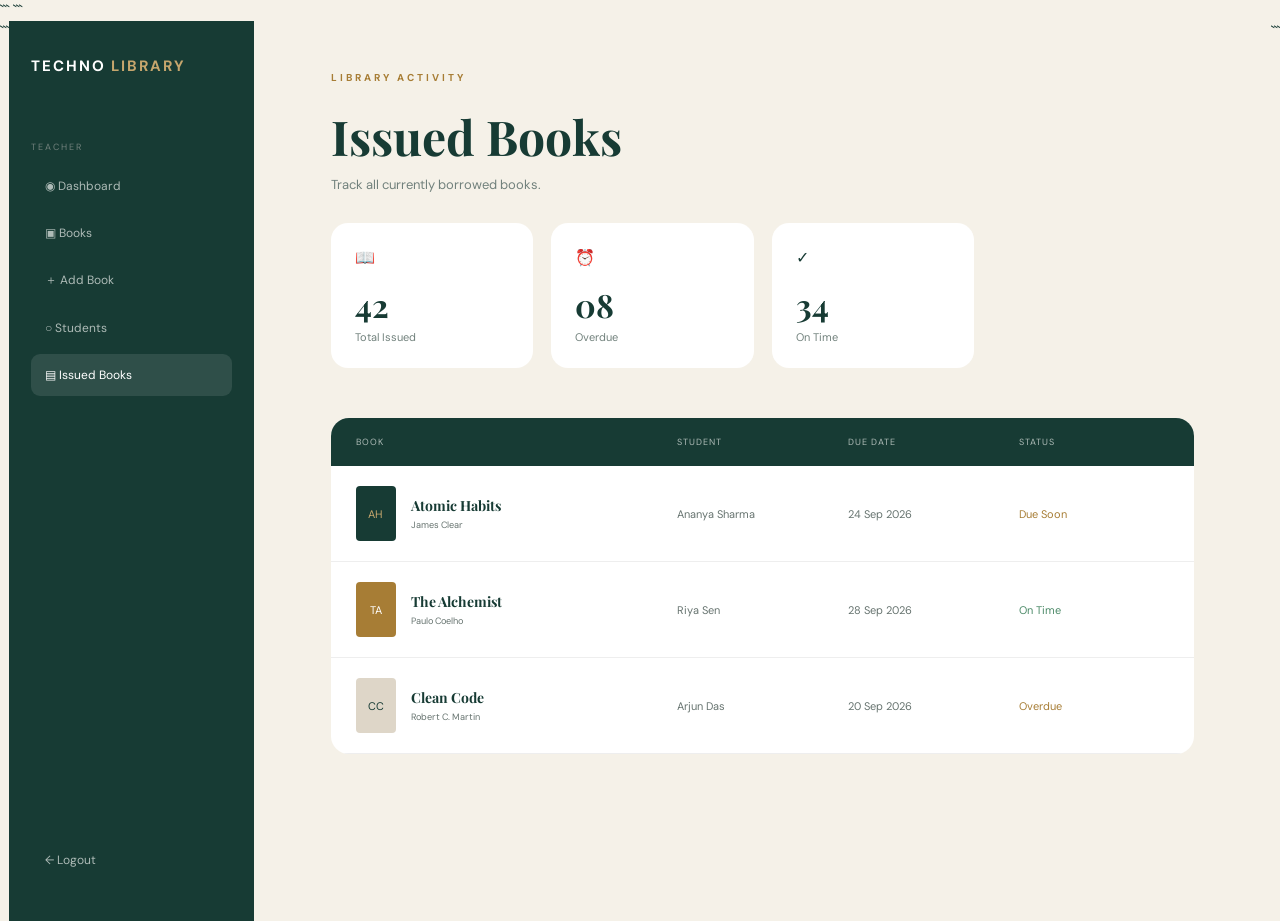
<file: teacher-issued.html>
<!DOCTYPE html>

<html lang="en">

<head>

```
<meta charset="UTF-8">

<meta name="viewport"
      content="width=device-width, initial-scale=1.0">

<title>Issued Books | TECHNO Library</title>

<link rel="stylesheet" href="css/style.css">
```

</head>

<body>

<div class="dashboard">

```
<aside class="sidebar">

    <div class="side-logo">
        TECHNO<span>LIBRARY</span>
    </div>

    <p class="side-label">TEACHER</p>

    <a href="teacher-dashboard.html" class="side-link">
        ◉ Dashboard
    </a>

    <a href="teacher-books.html" class="side-link">
        ▣ Books
    </a>

    <a href="add-book.html" class="side-link">
        ＋ Add Book
    </a>

    <a href="students.html" class="side-link">
        ○ Students
    </a>

    <a href="teacher-issued.html" class="side-link active">
        ▤ Issued Books
    </a>

    <div class="sidebar-bottom">

        <a href="index.html" class="side-link">
            ← Logout
        </a>

    </div>

</aside>


<main class="dashboard-main">

    <div class="page-heading">

        <p class="eyebrow">
            LIBRARY ACTIVITY
        </p>

        <h1>Issued Books</h1>

        <p>
            Track all currently borrowed books.
        </p>

    </div>


    <div class="dashboard-stats">

        <div class="dashboard-stat">
            <span>📖</span>
            <strong>42</strong>
            <p>Total Issued</p>
        </div>

        <div class="dashboard-stat">
            <span>⏰</span>
            <strong>08</strong>
            <p>Overdue</p>
        </div>

        <div class="dashboard-stat">
            <span>✓</span>
            <strong>34</strong>
            <p>On Time</p>
        </div>

    </div>


    <section class="dashboard-section">

        <div class="library-table">

            <div class="table-head">

                <span>BOOK</span>
                <span>STUDENT</span>
                <span>DUE DATE</span>
                <span>STATUS</span>

            </div>


            <div class="table-row">

                <div class="table-book">

                    <div class="tiny-cover">
                        AH
                    </div>

                    <div>
                        <strong>Atomic Habits</strong>
                        <small>James Clear</small>
                    </div>

                </div>

                <span>Ananya Sharma</span>

                <span>24 Sep 2026</span>

                <span class="status-due">
                    Due Soon
                </span>

            </div>


            <div class="table-row">

                <div class="table-book">

                    <div class="tiny-cover gold">
                        TA
                    </div>

                    <div>
                        <strong>The Alchemist</strong>
                        <small>Paulo Coelho</small>
                    </div>

                </div>

                <span>Riya Sen</span>

                <span>28 Sep 2026</span>

                <span class="status-safe">
                    On Time
                </span>

            </div>


            <div class="table-row">

                <div class="table-book">

                    <div class="tiny-cover cream">
                        CC
                    </div>

                    <div>
                        <strong>Clean Code</strong>
                        <small>Robert C. Martin</small>
                    </div>

                </div>

                <span>Arjun Das</span>

                <span>20 Sep 2026</span>

                <span class="status-due">
                    Overdue
                </span>

            </div>

        </div>

    </section>

</main>
```

</div>

</body>

</html>
</file>
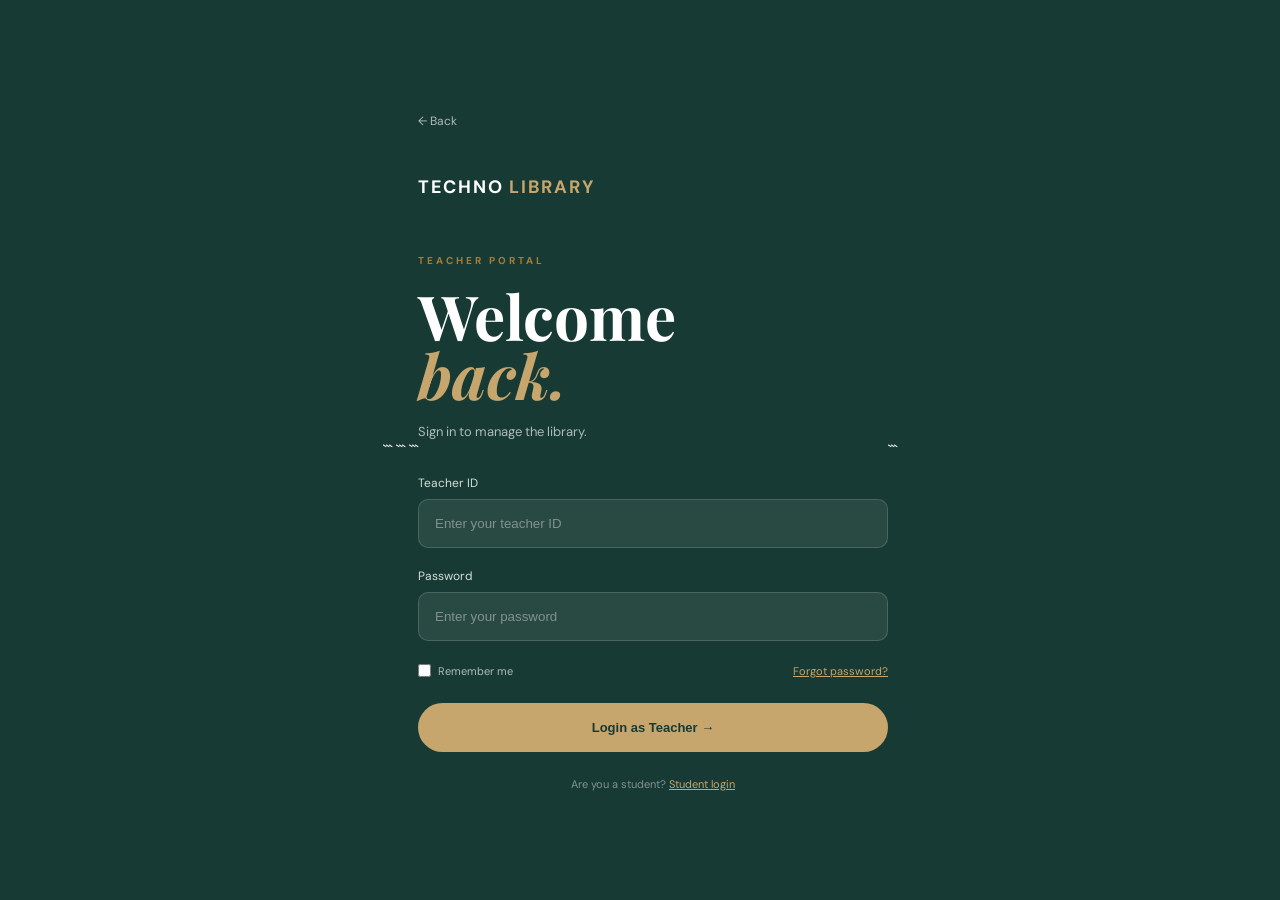
<file: teacher-login.html>
<!DOCTYPE html>

<html lang="en">

<head>

```
<meta charset="UTF-8">
<meta name="viewport" content="width=device-width, initial-scale=1.0">

<title>Teacher Login | TECHNO Library</title>

<link rel="stylesheet" href="css/style.css">
```

</head>

<body class="auth-page">

```
<div class="auth-box">

    <a href="login.html" class="back-link">
        ← Back
    </a>

    <div class="auth-logo">
        TECHNO<span>LIBRARY</span>
    </div>

    <div class="auth-heading">

        <p class="eyebrow">TEACHER PORTAL</p>

        <h1>
            Welcome<br>
            <em>back.</em>
        </h1>

        <p>
            Sign in to manage the library.
        </p>

    </div>


    <form action="teacher-dashboard.html">

        <label>Teacher ID</label>

        <input
            type="text"
            placeholder="Enter your teacher ID"
            required
        >


        <label>Password</label>

        <input
            type="password"
            placeholder="Enter your password"
            required
        >


        <div class="form-options">

            <label class="remember">
                <input type="checkbox">
                Remember me
            </label>

            <a href="#">Forgot password?</a>

        </div>


        <button type="submit" class="form-btn">
            Login as Teacher →
        </button>

    </form>


    <p class="auth-footer">
        Are you a student?
        <a href="student-login.html">Student login</a>
    </p>

</div>
```

</body>

</html>
</file>
<file: css/style.css>
@import url('https://fonts.googleapis.com/css2?family=DM+Sans:wght@400;500;600;700&family=Playfair+Display:wght@500;600;700&display=swap');

* {
  margin: 0;
  padding: 0;
  box-sizing: border-box;
  }

html {
scroll-behavior: smooth;
}

body {
font-family: 'DM Sans', sans-serif;
background: #f5f1e8;
color: #173b34;
}

/* =========================
NAVBAR
========================= */

.navbar {
width: 100%;
padding: 25px 7%;
display: flex;
align-items: center;
justify-content: space-between;
}

.logo {
font-size: 18px;
font-weight: 700;
letter-spacing: 2px;
}

.logo span {
color: #a77d35;
margin-left: 5px;
}

.nav-links {
display: flex;
align-items: center;
gap: 32px;
}

.nav-links a {
color: #173b34;
text-decoration: none;
font-size: 13px;
}

.login-btn {
background: #173b34;
color: white !important;
padding: 12px 25px;
border-radius: 30px;
}

/* =========================
HERO
========================= */

.hero {
min-height: 75vh;
padding: 65px 7%;
display: flex;
align-items: center;
justify-content: space-between;
gap: 70px;
}

.hero-content {
max-width: 620px;
}

.eyebrow {
color: #a77d35;
font-size: 10px;
font-weight: 700;
letter-spacing: 3px;
margin-bottom: 20px;
}

.hero h1 {
font-family: 'Playfair Display', serif;
font-size: clamp(55px, 6vw, 82px);
line-height: 1.03;
margin-bottom: 25px;
}

.hero h1 span {
color: #a77d35;
font-style: italic;
}

.hero-description {
max-width: 480px;
color: #687772;
font-size: 14px;
line-height: 1.8;
margin-bottom: 35px;
}

.hero-buttons {
display: flex;
gap: 15px;
}

.primary-btn,
.outline-btn {
text-decoration: none;
padding: 15px 28px;
border-radius: 30px;
font-size: 13px;
font-weight: 600;
}

.primary-btn {
background: #173b34;
color: white;
}

.outline-btn {
border: 1px solid #173b34;
color: #173b34;
}

/* =========================
HERO VISUAL
========================= */

.hero-visual {
width: 430px;
height: 500px;
position: relative;
}

.library-card {
position: absolute;
width: 290px;
height: 410px;
background: #173b34;
color: white;
border-radius: 150px 150px 20px 20px;
left: 70px;
top: 40px;
padding: 35px;
box-shadow: 20px 25px 60px rgba(23, 59, 52, 0.2);
}

.card-top,
.card-bottom {
display: flex;
justify-content: space-between;
font-size: 9px;
letter-spacing: 2px;
}

.card-top {
color: #c7b68f;
}

.card-icon {
font-size: 70px;
margin-top: 70px;
}

.library-card h2 {
font-family: 'Playfair Display', serif;
font-size: 38px;
line-height: 1.05;
margin-top: 20px;
}

.card-bottom {
position: absolute;
bottom: 30px;
left: 35px;
right: 35px;
color: #9da9a5;
}

.floating-book {
position: absolute;
width: 130px;
height: 180px;
padding: 20px;
display: flex;
flex-direction: column;
justify-content: space-between;
border-radius: 8px;
box-shadow: 10px 15px 30px rgba(0,0,0,0.12);
}

.floating-book span {
font-size: 9px;
letter-spacing: 2px;
}

.floating-book strong {
font-family: 'Playfair Display', serif;
font-size: 20px;
}

.book-one {
background: #b28b52;
color: white;
left: 0;
top: 15px;
transform: rotate(-10deg);
}

.book-two {
background: #e4ddd0;
color: #173b34;
right: 0;
bottom: 20px;
transform: rotate(9deg);
}

/* =========================
STATS
========================= */

.stats {
padding: 35px 7%;
background: #173b34;
color: white;
display: grid;
grid-template-columns: repeat(4, 1fr);
}

.stat {
padding: 10px 25px;
border-right: 1px solid rgba(255,255,255,0.15);
}

.stat:last-child {
border-right: none;
}

.stat strong {
display: block;
font-family: 'Playfair Display', serif;
font-size: 27px;
}

.stat span {
color: #aebbb7;
font-size: 11px;
}

/* =========================
FEATURES
========================= */

.features {
padding: 110px 7%;
background: white;
}

.section-heading h2 {
font-family: 'Playfair Display', serif;
font-size: 48px;
line-height: 1.15;
}

.feature-grid {
display: grid;
grid-template-columns: repeat(3, 1fr);
gap: 25px;
margin-top: 60px;
}

.feature-card {
background: #f5f1e8;
padding: 35px;
min-height: 290px;
border-radius: 20px;
transition: 0.3s;
}

.feature-card:hover {
transform: translateY(-8px);
}

.feature-number {
color: #a77d35;
font-size: 12px;
font-weight: bold;
}

.feature-icon {
font-size: 35px;
margin: 40px 0 20px;
}

.feature-card h3 {
font-family: 'Playfair Display', serif;
font-size: 25px;
margin-bottom: 10px;
}

.feature-card p {
color: #687772;
font-size: 13px;
line-height: 1.7;
}

/* =========================
FOOTER
========================= */

footer {
padding: 35px 7%;
background: #102d28;
color: white;
display: flex;
align-items: center;
justify-content: space-between;
}

footer p {
color: #98a7a2;
font-size: 11px;
}

/* =========================
RESPONSIVE
========================= */

@media (max-width: 900px) {

.hero {
    flex-direction: column;
    align-items: flex-start;
}

.hero-visual {
    align-self: center;
}

.feature-grid {
    grid-template-columns: 1fr;
}

.stats {
    grid-template-columns: repeat(2, 1fr);
}

.stat {
    margin-bottom: 15px;
}
}

@media (max-width: 600px) {

.nav-links a:not(.login-btn) {
    display: none;
}

.hero {
    padding-top: 40px;
}

.hero-visual {
    transform: scale(0.8);
    transform-origin: left top;
}

.stats {
    grid-template-columns: 1fr;
}

footer {
    flex-direction: column;
    gap: 15px;
    text-align: center;
}
}
/* =========================
ROLE SELECTION
========================= */

.role-page {
min-height: 100vh;
background: #173b34;
color: white;
}

.role-container {
width: 86%;
max-width: 1100px;
margin: auto;
padding: 45px 0;
}

.back-link {
color: #aebbb7;
text-decoration: none;
font-size: 12px;
}

.role-header {
margin-top: 70px;
}

.role-header .logo {
margin-bottom: 50px;
}

.role-header h1 {
font-family: 'Playfair Display', serif;
font-size: 70px;
line-height: 0.95;
margin-bottom: 20px;
}

.role-header h1 em {
color: #c6a66d;
}

.role-header > p:last-child {
color: #aebbb7;
font-size: 13px;
}

.role-grid {
display: grid;
grid-template-columns: 1fr 1fr;
gap: 25px;
margin-top: 55px;
}

.role-card {
min-height: 350px;
position: relative;
padding: 35px;
border-radius: 25px;
background: #f5f1e8;
color: #173b34;
text-decoration: none;
transition: 0.3s;
}

.role-card:hover {
transform: translateY(-8px);
}

.role-top {
display: flex;
justify-content: space-between;
color: #a77d35;
font-size: 10px;
font-weight: bold;
letter-spacing: 2px;
}

.role-icon {
font-size: 48px;
margin-top: 55px;
}

.role-card h2 {
font-family: 'Playfair Display', serif;
font-size: 40px;
margin: 15px 0 10px;
}

.role-card p {
color: #687772;
max-width: 330px;
font-size: 13px;
line-height: 1.7;
}

.role-arrow {
position: absolute;
right: 35px;
bottom: 30px;
font-size: 28px;
}

@media (max-width: 700px) {

.role-grid {
    grid-template-columns: 1fr;
}

.role-header h1 {
    font-size: 52px;
}

}
/* =========================
AUTHENTICATION
========================= */

.auth-page {
min-height: 100vh;
background: #173b34;
color: white;
display: flex;
align-items: center;
justify-content: center;
}

.auth-box {
width: 90%;
max-width: 470px;
padding: 45px 0;
}

.auth-logo {
font-size: 18px;
font-weight: 700;
letter-spacing: 2px;
margin: 45px 0 55px;
}

.auth-logo span {
color: #c6a66d;
margin-left: 5px;
}

.auth-heading {
margin-bottom: 35px;
}

.auth-heading h1 {
font-family: 'Playfair Display', serif;
font-size: 62px;
line-height: 0.95;
margin-bottom: 18px;
}

.auth-heading h1 em {
color: #c6a66d;
}

.auth-heading > p:last-child {
color: #aebbb7;
font-size: 13px;
}

.auth-box form {
display: flex;
flex-direction: column;
}

.auth-box form > label {
color: #d6ddd9;
font-size: 12px;
margin-bottom: 8px;
}

.auth-box input[type="text"],
.auth-box input[type="password"] {
width: 100%;
padding: 16px;
margin-bottom: 20px;
background: rgba(255,255,255,0.08);
border: 1px solid rgba(255,255,255,0.15);
border-radius: 10px;
color: white;
outline: none;
}

.auth-box input::placeholder {
color: #83918d;
}

.form-options {
display: flex;
justify-content: space-between;
align-items: center;
margin: 3px 0 25px;
}

.form-options a {
color: #c6a66d;
font-size: 11px;
}

.remember {
display: flex;
align-items: center;
gap: 7px;
color: #aebbb7 !important;
font-size: 11px !important;
}

.remember input {
width: auto !important;
margin: 0 !important;
}

.form-btn {
border: none;
padding: 17px;
border-radius: 30px;
background: #c6a66d;
color: #173b34;
font-size: 13px;
font-weight: 700;
cursor: pointer;
}

.auth-footer {
text-align: center;
color: #84928e;
font-size: 11px;
margin-top: 25px;
}

.auth-footer a {
color: #c6a66d;
}

@media (max-width: 600px) {
.auth-heading h1 {
    font-size: 50px;
}
}
/* =========================
DASHBOARD
========================= */

.dashboard {
min-height: 100vh;
display: flex;
background: #f5f1e8;
}

/* SIDEBAR */

.sidebar {
width: 245px;
min-height: 100vh;
padding: 35px 22px;
background: #173b34;
color: white;
display: flex;
flex-direction: column;
}

.side-logo {
font-size: 15px;
font-weight: 700;
letter-spacing: 2px;
margin-bottom: 65px;
}

.side-logo span {
color: #c6a66d;
margin-left: 5px;
}

.side-label {
color: #71817c;
font-size: 9px;
letter-spacing: 2px;
margin-bottom: 12px;
}

.side-link {
display: block;
text-decoration: none;
color: #aebbb7;
font-size: 12px;
padding: 13px 14px;
margin-bottom: 5px;
border-radius: 9px;
}

.side-link:hover,
.side-link.active {
background: rgba(255,255,255,0.1);
color: white;
}

.sidebar-bottom {
margin-top: auto;
}

/* MAIN */

.dashboard-main {
flex: 1;
padding: 50px 6%;
}

.dashboard-header {
display: flex;
align-items: center;
justify-content: space-between;
margin-bottom: 40px;
}

.dashboard-header h1 {
font-family: 'Playfair Display', serif;
font-size: 38px;
}

.user-avatar {
width: 48px;
height: 48px;
border-radius: 50%;
background: #c6a66d;
color: #173b34;
display: flex;
align-items: center;
justify-content: center;
font-weight: bold;
}

/* STATS */

.dashboard-stats {
display: grid;
grid-template-columns: repeat(4, 1fr);
gap: 18px;
}

.dashboard-stat {
background: white;
padding: 24px;
border-radius: 17px;
}

.dashboard-stat span {
display: block;
margin-bottom: 15px;
}

.dashboard-stat strong {
display: block;
font-family: 'Playfair Display', serif;
font-size: 32px;
}

.dashboard-stat p {
color: #71817c;
font-size: 11px;
margin-top: 4px;
}

/* SECTION */

.dashboard-section {
margin-top: 50px;
}

.dashboard-section-title {
display: flex;
justify-content: space-between;
align-items: end;
margin-bottom: 22px;
}

.dashboard-section-title h2 {
font-family: 'Playfair Display', serif;
font-size: 29px;
}

.dashboard-section-title a {
color: #a77d35;
text-decoration: none;
font-size: 12px;
}

/* ISSUED BOOKS */

.issued-list {
background: white;
border-radius: 17px;
overflow: hidden;
}

.issued-row {
padding: 20px;
display: grid;
grid-template-columns: 55px 1fr auto;
gap: 18px;
align-items: center;
border-bottom: 1px solid #eee;
}

.small-book {
width: 50px;
height: 68px;
background: #173b34;
color: #c6a66d;
display: flex;
justify-content: center;
align-items: center;
border-radius: 5px;
font-family: 'Playfair Display', serif;
}

.small-book.gold {
background: #a77d35;
color: white;
}

.issued-row h3 {
font-family: 'Playfair Display', serif;
font-size: 17px;
}

.issued-row p {
color: #71817c;
font-size: 11px;
margin-top: 4px;
}

.due {
color: #a77d35;
font-size: 11px;
}

/* POPULAR BOOKS */

.popular-grid {
display: grid;
grid-template-columns: repeat(3, 1fr);
gap: 20px;
}

.popular-book {
background: white;
padding: 18px;
border-radius: 17px;
}

.popular-cover {
height: 180px;
background: #173b34;
color: #c6a66d;
display: flex;
justify-content: center;
align-items: center;
font-family: 'Playfair Display', serif;
font-size: 25px;
text-align: center;
border-radius: 10px;
margin-bottom: 15px;
}

.popular-cover.gold {
background: #a77d35;
color: white;
}

.popular-cover.cream {
background: #ded6c8;
color: #173b34;
}

.popular-book h3 {
font-family: 'Playfair Display', serif;
font-size: 17px;
}

.popular-book p {
color: #71817c;
font-size: 11px;
margin-top: 5px;
}

@media (max-width: 900px) {

.sidebar {
    width: 75px;
}

.side-logo {
    font-size: 0;
}

.side-label {
    display: none;
}

.side-link {
    font-size: 0;
    text-align: center;
}

.dashboard-stats {
    grid-template-columns: repeat(2, 1fr);
}

}

@media (max-width: 600px) {

.dashboard-stats,
.popular-grid {
    grid-template-columns: 1fr;
}

}
/* =========================
BOOKS PAGE
========================= */

.page-heading {
margin-bottom: 30px;
}

.page-heading h1 {
font-family: 'Playfair Display', serif;
font-size: 48px;
margin-bottom: 8px;
}

.page-heading > p:last-child {
color: #71817c;
font-size: 13px;
}

.search-box {
background: white;
padding: 15px 20px;
border-radius: 12px;
display: flex;
gap: 12px;
align-items: center;
margin-bottom: 20px;
}

.search-box input {
width: 100%;
border: none;
outline: none;
font-family: inherit;
font-size: 13px;
}

.category-list {
display: flex;
gap: 10px;
margin-bottom: 35px;
flex-wrap: wrap;
}

.category {
padding: 9px 18px;
background: white;
border-radius: 30px;
font-size: 11px;
color: #66736f;
}

.active-category {
background: #173b34;
color: white;
}

.books-grid {
display: grid;
grid-template-columns: repeat(3, 1fr);
gap: 25px;
}

.book-card {
background: white;
padding: 18px;
border-radius: 17px;
}

.book-large {
height: 260px;
border-radius: 10px;
padding: 25px;
display: flex;
flex-direction: column;
justify-content: space-between;
margin-bottom: 18px;
}

.book-large small {
font-size: 8px;
letter-spacing: 2px;
}

.book-large strong {
font-family: 'Playfair Display', serif;
font-size: 28px;
line-height: 1;
}

.cover-green {
background: #173b34;
color: #c6a66d;
}

.cover-gold {
background: #a77d35;
color: white;
}

.cover-dark {
background: #292c2b;
color: white;
}

.cover-cream {
background: #ddd6c9;
color: #173b34;
}

.book-card h3 {
font-family: 'Playfair Display', serif;
font-size: 18px;
}

.book-card p {
color: #71817c;
font-size: 11px;
margin: 5px 0 10px;
}

.available,
.not-available {
font-size: 10px;
}

.available {
color: #4c8a68;
}

.not-available {
color: #a77d35;
}

@media (max-width: 900px) {
.books-grid {
    grid-template-columns: repeat(2, 1fr);
}
}

@media (max-width: 600px) {
.books-grid {
    grid-template-columns: 1fr;
}

}
.library-table {
background: white;
border-radius: 18px;
overflow: hidden;
}

.table-head,
.table-row {
display: grid;
grid-template-columns: 2fr 1fr 1fr 1fr;
gap: 20px;
align-items: center;
}

.table-head {
padding: 18px 25px;
background: #173b34;
color: #aebbb7;
font-size: 9px;
letter-spacing: 1px;
}

.table-row {
padding: 20px 25px;
border-bottom: 1px solid #eee;
color: #66736f;
font-size: 11px;
}

.table-book {
display: flex;
gap: 15px;
align-items: center;
}

.table-book strong {
display: block;
color: #173b34;
font-family: 'Playfair Display', serif;
font-size: 14px;
}

.table-book small {
display: block;
margin-top: 4px;
}

.tiny-cover {
width: 40px;
height: 55px;
background: #173b34;
color: #c6a66d;
display: flex;
align-items: center;
justify-content: center;
border-radius: 4px;
}

.tiny-cover.gold {
background: #a77d35;
color: white;
}

.tiny-cover.cream {
background: #ded6c8;
color: #173b34;
}

.status-due {
color: #a77d35;
}

.status-safe {
color: #4c8a68;
}

.notice-box {
background: #173b34;
color: white;
padding: 25px;
margin-top: 25px;
border-radius: 15px;
}

.notice-box strong {
font-family: 'Playfair Display', serif;
font-size: 17px;
}

.notice-box p {
color: #aebbb7;
font-size: 11px;
margin-top: 7px;
}

@media (max-width: 800px) {

.table-head {
    display: none;
}

.table-row {
    grid-template-columns: 1fr;
    gap: 12px;
}

}
.profile-card {
max-width: 800px;
background: white;
padding: 35px;
border-radius: 20px;
}

.profile-top {
display: flex;
align-items: center;
gap: 25px;
padding-bottom: 35px;
border-bottom: 1px solid #eee;
}

.profile-avatar {
width: 80px;
height: 80px;
background: #173b34;
color: #c6a66d;
border-radius: 50%;
display: flex;
align-items: center;
justify-content: center;
font-family: 'Playfair Display', serif;
font-size: 30px;
}

.profile-top h2 {
font-family: 'Playfair Display', serif;
font-size: 27px;
}

.profile-top p {
color: #71817c;
font-size: 12px;
margin-top: 5px;
}

.profile-details {
display: grid;
grid-template-columns: 1fr 1fr;
gap: 30px;
padding-top: 30px;
}

.profile-details span {
display: block;
color: #a77d35;
font-size: 9px;
letter-spacing: 2px;
margin-bottom: 7px;
}

.profile-details strong {
font-size: 13px;
}

@media (max-width: 600px) {

.profile-details {
    grid-template-columns: 1fr;
}

}
.action-grid {
display: grid;
grid-template-columns: repeat(3, 1fr);
gap: 18px;
}

.action-card {
background: white;
padding: 28px;
border-radius: 17px;
text-decoration: none;
color: #173b34;
transition: 0.3s;
}

.action-card {
transform: translateY(-5px);
}

.action-card > span {
font-size: 30px;
display: block;
margin-bottom: 35px;
}

.action-card h3 {
font-family: 'Playfair Display', serif;
font-size: 20px;
}

.action-card p {
color: #71817c;
font-size: 11px;
line-height: 1.6;
margin-top: 7px;
}

/* ACTIVITY */

.activity-box {
background: white;
border-radius: 17px;
overflow: hidden;
}

.activity-row {
display: grid;
grid-template-columns: 45px 1fr auto;
gap: 15px;
align-items: center;
padding: 20px;
border-bottom: 1px solid #eee;
}

.activity-row > span {
width: 38px;
height: 38px;
background: #f5f1e8;
border-radius: 50%;
display: flex;
align-items: center;
justify-content: center;
}

.activity-row p {
font-size: 12px;
color: #71817c;
}

.activity-row strong {
color: #173b34;
}

.activity-row small {
color: #a77d35;
font-size: 9px;
}

@media (max-width: 800px) {

.action-grid {
    grid-template-columns: 1fr;
}

}
.management-top {
display: flex;
gap: 15px;
align-items: center;
margin-bottom: 25px;
}

.management-top .search-box {
flex: 1;
margin: 0;
}

/* FORM */

.book-form {
background: white;
padding: 35px;
border-radius: 20px;
max-width: 850px;
}

.form-grid {
display: grid;
grid-template-columns: 1fr 1fr;
gap: 22px;
}

.form-field {
display: flex;
flex-direction: column;
}

.form-field.full {
grid-column: 1 / -1;
}

.form-field label {
color: #173b34;
font-size: 11px;
font-weight: 600;
margin-bottom: 8px;
}

.form-field input,
.form-field select {
padding: 14px;
border: 1px solid #ddd8ce;
border-radius: 9px;
outline: none;
background: #faf9f6;
font-family: inherit;
font-size: 12px;
}

.light-btn {
margin-top: 30px;
background: #173b34;
color: white;
}

@media (max-width: 600px) {

.form-grid {
    grid-template-columns: 1fr;
}

.form-field.full {
    grid-column: auto;
}

.management-top {
    flex-direction: column;
    align-items: stretch;
}

}
.about-hero {
padding: 100px 7%;
max-width: 900px;
}

.about-hero h1 {
font-family: 'Playfair Display', serif;
font-size: clamp(48px, 6vw, 75px);
line-height: 1.05;
margin-bottom: 30px;
}

.about-hero h1 em {
color: #a77d35;
}

.about-hero > p {
max-width: 650px;
color: #687772;
font-size: 14px;
line-height: 1.8;
}

.about-grid {
padding: 70px 7% 120px;
background: white;
display: grid;
grid-template-columns: repeat(3, 1fr);
gap: 25px;
}

.about-card {
background: #f5f1e8;
padding: 35px;
min-height: 260px;
border-radius: 20px;
}

.about-card > span {
color: #a77d35;
font-size: 11px;
font-weight: bold;
}

.about-card h2 {
font-family: 'Playfair Display', serif;
font-size: 27px;
margin: 70px 0 12px;
}

.about-card p {
color: #687772;
font-size: 12px;
line-height: 1.7;
}

@media (max-width: 700px) {

.about-grid {
    grid-template-columns: 1fr;
}

}
</file>
